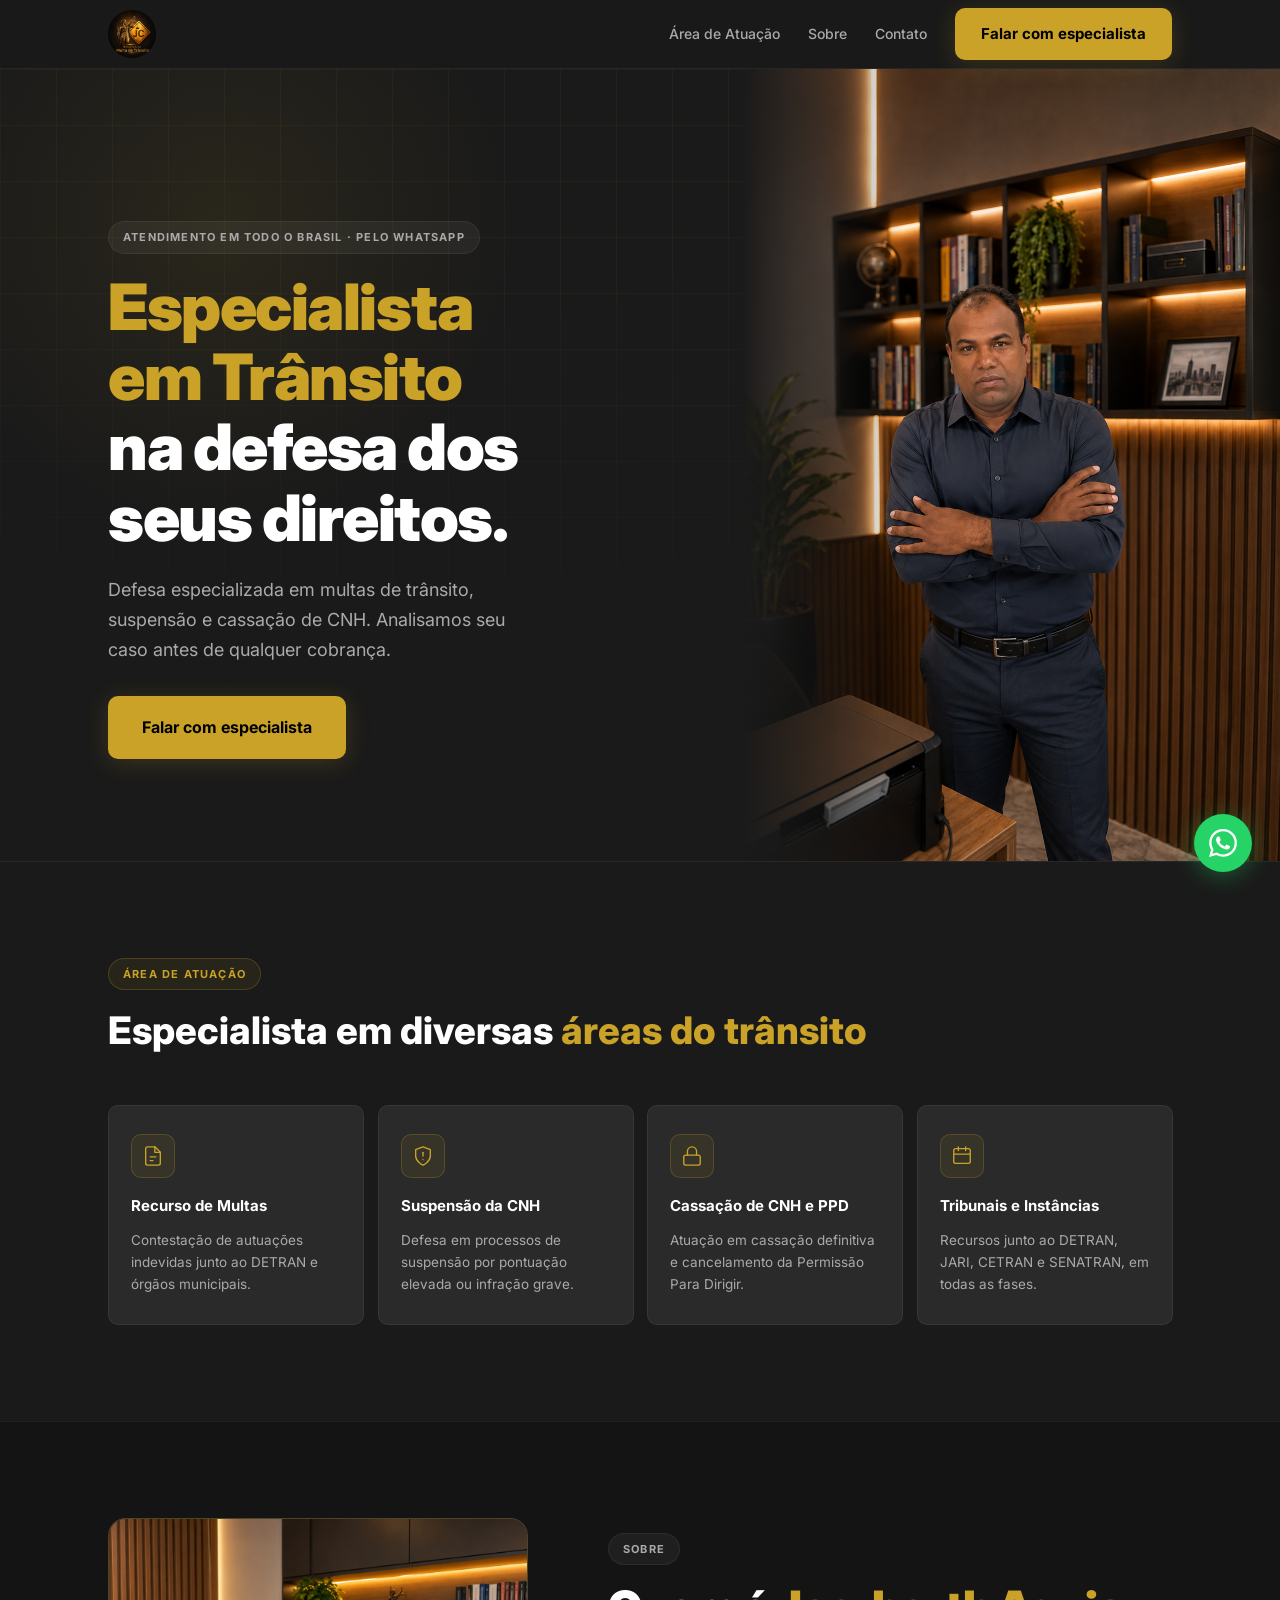
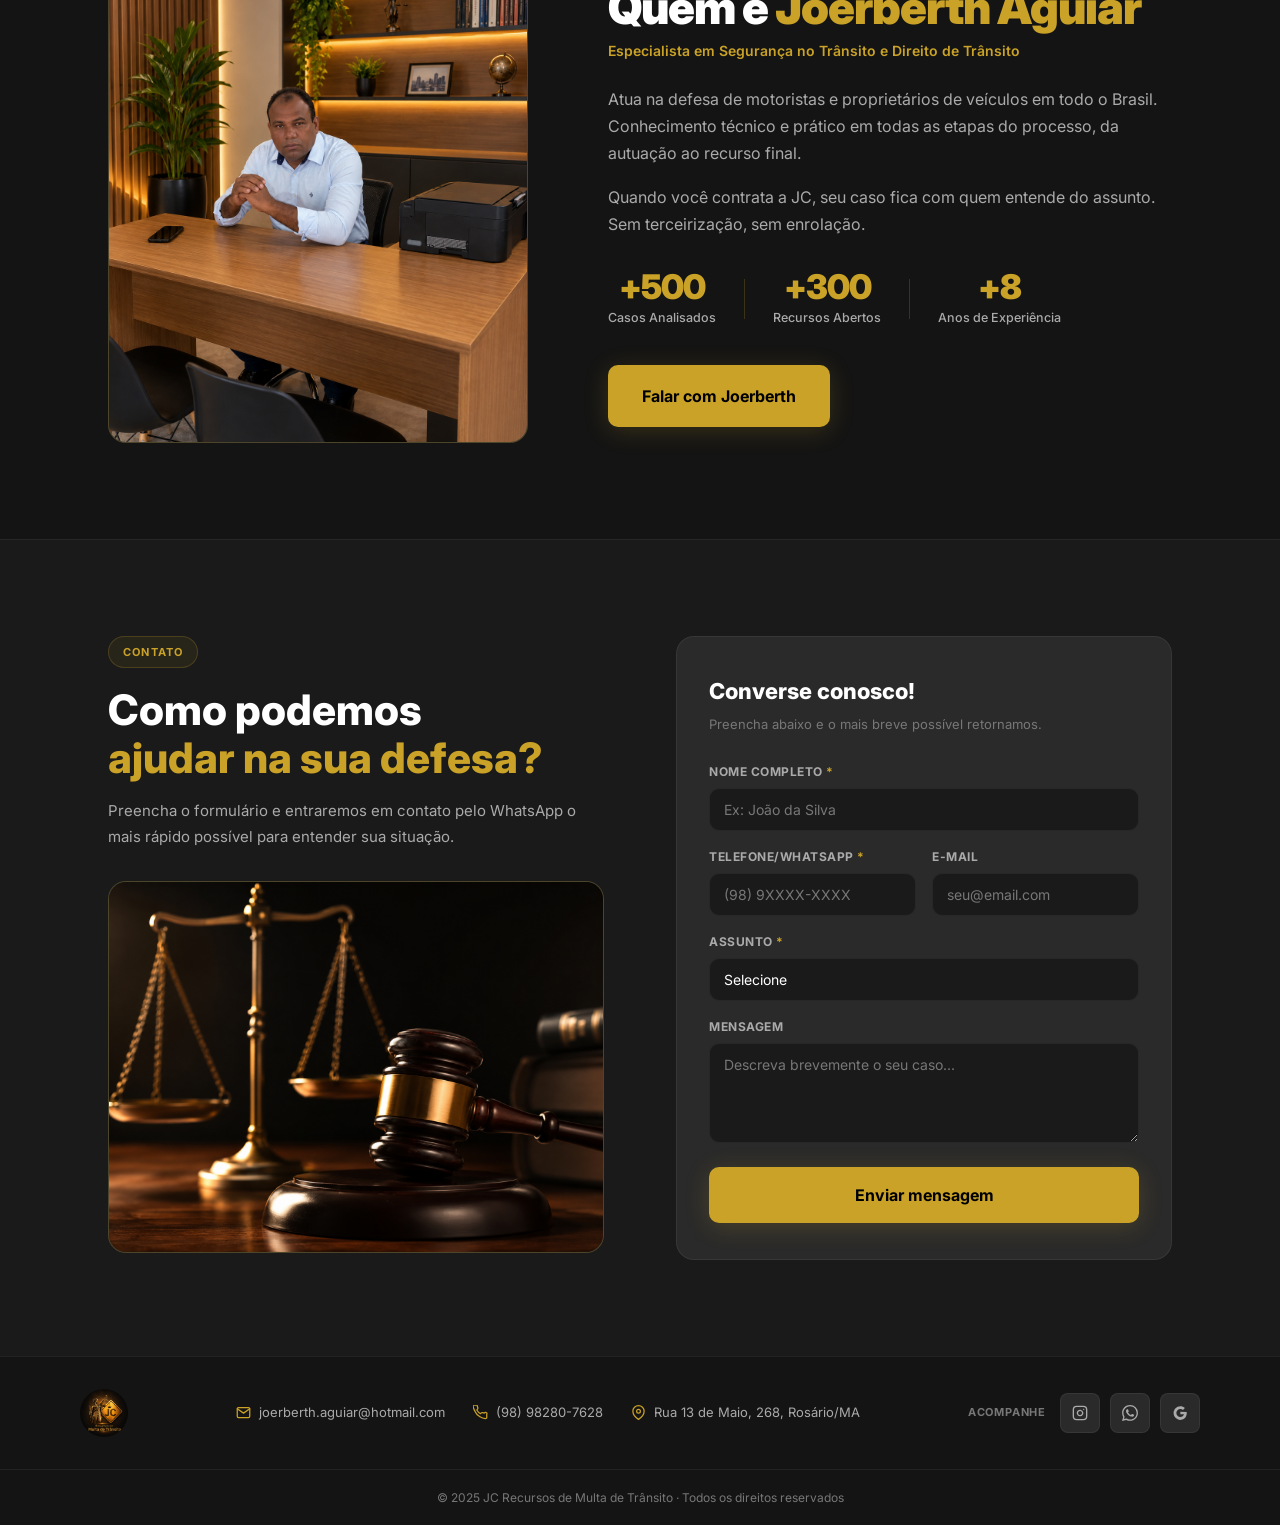
<file: site/index.html>
<!DOCTYPE html>
<html lang="pt-BR">
<head>
  <meta charset="UTF-8" />
  <meta name="viewport" content="width=device-width, initial-scale=1.0, maximum-scale=1.0, user-scalable=no" />
  <meta name="description" content="JC Recursos de Multa de Trânsito: Defesa especializada em multas, suspensão e cassação de CNH em todo o Brasil. Análise gratuita. Fale pelo WhatsApp." />
  <title>JC Recursos de Multa de Trânsito | Sua Solução em Trânsito</title>
  <link rel="preconnect" href="https://fonts.googleapis.com" />
  <link rel="preconnect" href="https://fonts.gstatic.com" crossorigin />
  <link href="https://fonts.googleapis.com/css2?family=Inter:wght@400;500;600;700;800;900&display=swap" rel="stylesheet" />
  <link rel="stylesheet" href="style.css" />
</head>
<body>

  <!-- FLOATING WHATSAPP -->
  <a href="https://wa.me/5598982807628" target="_blank" rel="noopener" class="whatsapp-float" aria-label="Falar pelo WhatsApp">
    <svg width="28" height="28" viewBox="0 0 24 24" fill="currentColor"><path d="M17.472 14.382c-.297-.149-1.758-.867-2.03-.967-.273-.099-.471-.148-.67.15-.197.297-.767.966-.94 1.164-.173.199-.347.223-.644.075-.297-.15-1.255-.463-2.39-1.475-.883-.788-1.48-1.761-1.653-2.059-.173-.297-.018-.458.13-.606.134-.133.298-.347.446-.52.149-.174.198-.298.298-.497.099-.198.05-.371-.025-.52-.075-.149-.669-1.612-.916-2.207-.242-.579-.487-.5-.669-.51-.173-.008-.371-.01-.57-.01-.198 0-.52.074-.792.372-.272.297-1.04 1.016-1.04 2.479 0 1.462 1.065 2.875 1.213 3.074.149.198 2.096 3.2 5.077 4.487.709.306 1.262.489 1.694.625.712.227 1.36.195 1.871.118.571-.085 1.758-.719 2.006-1.413.248-.694.248-1.289.173-1.413-.074-.124-.272-.198-.57-.347m-5.421 7.403h-.004a9.87 9.87 0 01-5.031-1.378l-.361-.214-3.741.982.998-3.648-.235-.374a9.86 9.86 0 01-1.51-5.26c.001-5.45 4.436-9.884 9.888-9.884 2.64 0 5.122 1.03 6.988 2.898a9.825 9.825 0 012.893 6.994c-.003 5.45-4.437 9.884-9.885 9.884m8.413-18.297A11.815 11.815 0 0012.05 0C5.495 0 .16 5.335.157 11.892c0 2.096.547 4.142 1.588 5.945L.057 24l6.305-1.654a11.882 11.882 0 005.683 1.448h.005c6.554 0 11.89-5.335 11.893-11.893a11.821 11.821 0 00-3.48-8.413z"/></svg>
  </a>

  <!-- HEADER -->
  <header class="header">
    <div class="container header__inner">
      <a href="#" class="logo" aria-label="JC Recursos de Multa de Trânsito">
        <img src="imagens/logo.png" alt="JC Recursos de Multa de Trânsito" class="logo__img" />
      </a>
      <nav class="nav">
        <a href="#areas" class="nav__link">Área de Atuação</a>
        <a href="#sobre" class="nav__link">Sobre</a>
        <a href="#contato" class="nav__link">Contato</a>
        <a href="https://wa.me/5598982807628" target="_blank" rel="noopener" class="btn btn--primary">Falar com especialista</a>
      </nav>
      <button class="nav-toggle" id="navToggle" aria-label="Abrir menu" aria-expanded="false" aria-controls="mobileNav">
        <svg class="nav-toggle__icon nav-toggle__icon--open" width="22" height="22" viewBox="0 0 24 24" fill="none" stroke="currentColor" stroke-width="2" stroke-linecap="round"><line x1="3" y1="6" x2="21" y2="6"/><line x1="3" y1="12" x2="21" y2="12"/><line x1="3" y1="18" x2="21" y2="18"/></svg>
        <svg class="nav-toggle__icon nav-toggle__icon--close" width="22" height="22" viewBox="0 0 24 24" fill="none" stroke="currentColor" stroke-width="2" stroke-linecap="round"><line x1="6" y1="6" x2="18" y2="18"/><line x1="18" y1="6" x2="6" y2="18"/></svg>
      </button>
    </div>
    <nav class="mobile-nav" id="mobileNav">
      <a href="#areas" class="mobile-nav__link">Área de Atuação</a>
      <a href="#sobre" class="mobile-nav__link">Sobre</a>
      <a href="#contato" class="mobile-nav__link">Contato</a>
      <a href="https://wa.me/5598982807628" target="_blank" rel="noopener" class="btn btn--primary mobile-nav__cta">Falar com especialista</a>
    </nav>
  </header>

  <!-- HERO -->
  <section class="hero" id="hero">
    <div class="hero__grid-bg" aria-hidden="true"></div>

    <!-- Foto do especialista (fundo do hero) -->
    <div class="hero__photo">
      <img src="imagens/hero-joerberth.png" alt="Joerberth Aguiar" class="hero__photo-img" />
    </div>

    <div class="container hero__inner">
      <div class="hero__content">
        <div class="pill hero-stagger hero-stagger--1">Atendimento em todo o Brasil · Pelo WhatsApp</div>
        <h1 class="hero__title hero-stagger hero-stagger--2">
          <span class="text-gold">Especialista em Trânsito</span><br />
          na defesa dos seus direitos.
        </h1>
        <p class="hero__subtitle hero-stagger hero-stagger--3">
          Defesa especializada em multas de trânsito, suspensão e cassação de CNH.
          Analisamos seu caso antes de qualquer cobrança.
        </p>
        <div class="hero__actions hero-stagger hero-stagger--4">
          <a href="https://wa.me/5598982807628" target="_blank" rel="noopener" class="btn btn--primary btn--lg">
            Falar com especialista
          </a>
        </div>
      </div>
    </div>
  </section>

  <!-- ÁREAS DE ATUAÇÃO -->
  <section class="section" id="areas">
    <div class="container">
      <div class="section__header reveal">
        <div class="pill pill--gold">Área de Atuação</div>
        <h2 class="section__title">Especialista em diversas <span class="text-gold">áreas do trânsito</span></h2>
      </div>

      <div class="grid grid--4">

        <div class="area-card tilt-card reveal">
          <div class="area-card__icon">
            <svg viewBox="0 0 24 24" fill="none" stroke="currentColor" stroke-width="1.5" stroke-linecap="round" stroke-linejoin="round"><path d="M14 2H6a2 2 0 00-2 2v16a2 2 0 002 2h12a2 2 0 002-2V8z"/><polyline points="14 2 14 8 20 8"/><line x1="9" y1="13" x2="15" y2="13"/><line x1="9" y1="17" x2="12" y2="17"/></svg>
          </div>
          <h3>Recurso de Multas</h3>
          <p>Contestação de autuações indevidas junto ao DETRAN e órgãos municipais.</p>
          <div class="card-glow" aria-hidden="true"></div>
        </div>

        <div class="area-card tilt-card reveal">
          <div class="area-card__icon">
            <svg viewBox="0 0 24 24" fill="none" stroke="currentColor" stroke-width="1.5" stroke-linecap="round" stroke-linejoin="round"><path d="M12 22s8-4 8-10V5l-8-3-8 3v7c0 6 8 10 8 10z"/><line x1="12" y1="8" x2="12" y2="12"/><line x1="12" y1="16" x2="12.01" y2="16"/></svg>
          </div>
          <h3>Suspensão da CNH</h3>
          <p>Defesa em processos de suspensão por pontuação elevada ou infração grave.</p>
          <div class="card-glow" aria-hidden="true"></div>
        </div>

        <div class="area-card tilt-card reveal">
          <div class="area-card__icon">
            <svg viewBox="0 0 24 24" fill="none" stroke="currentColor" stroke-width="1.5" stroke-linecap="round" stroke-linejoin="round"><rect x="3" y="11" width="18" height="11" rx="2" ry="2"/><path d="M7 11V7a5 5 0 0110 0v4"/></svg>
          </div>
          <h3>Cassação de CNH e PPD</h3>
          <p>Atuação em cassação definitiva e cancelamento da Permissão Para Dirigir.</p>
          <div class="card-glow" aria-hidden="true"></div>
        </div>

        <div class="area-card tilt-card reveal">
          <div class="area-card__icon">
            <svg viewBox="0 0 24 24" fill="none" stroke="currentColor" stroke-width="1.5" stroke-linecap="round" stroke-linejoin="round"><rect x="3" y="4" width="18" height="16" rx="2"/><path d="M3 10h18"/><path d="M8 2v4M16 2v4"/></svg>
          </div>
          <h3>Tribunais e Instâncias</h3>
          <p>Recursos junto ao DETRAN, JARI, CETRAN e SENATRAN, em todas as fases.</p>
          <div class="card-glow" aria-hidden="true"></div>
        </div>

      </div>
    </div>
  </section>

  <!-- QUEM É -->
  <section class="section section--dark" id="sobre">
    <div class="container sobre__grid">

      <div class="sobre__visual reveal">
        <div class="sobre__visual-main">
          <img src="imagens/sobre-joerberth.png" alt="Joerberth Aguiar em seu escritório" />
        </div>
      </div>

      <div class="sobre__content reveal reveal--delay">
        <div class="pill">Sobre</div>
        <h2 class="sobre__title">Quem é <span class="text-gold">Joerberth Aguiar</span></h2>
        <p class="sobre__role">Especialista em Segurança no Trânsito e Direito de Trânsito</p>
        <p class="sobre__text">
          Atua na defesa de motoristas e proprietários de veículos em todo o Brasil.
          Conhecimento técnico e prático em todas as etapas do processo, da autuação ao recurso final.
        </p>
        <p class="sobre__text">
          Quando você contrata a JC, seu caso fica com quem entende do assunto. Sem terceirização, sem enrolação.
        </p>

        <div class="sobre__stats">
          <div class="stat-item">
            <strong class="stat-num">+500</strong>
            <span class="stat-label">Casos Analisados</span>
          </div>
          <div class="stat-divider" aria-hidden="true"></div>
          <div class="stat-item">
            <strong class="stat-num">+300</strong>
            <span class="stat-label">Recursos Abertos</span>
          </div>
          <div class="stat-divider" aria-hidden="true"></div>
          <div class="stat-item">
            <strong class="stat-num">+8</strong>
            <span class="stat-label">Anos de Experiência</span>
          </div>
        </div>

        <a href="https://wa.me/5598982807628" target="_blank" rel="noopener" class="btn btn--primary btn--lg">
          Falar com Joerberth
        </a>
      </div>

    </div>
  </section>

  <!-- CONTATO -->
  <section class="section" id="contato">
    <div class="container contato__grid">

      <div class="contato__info reveal">
        <div class="pill pill--gold">Contato</div>
        <h2 class="contato__title">Como podemos<br /><span class="text-gold">ajudar na sua defesa?</span></h2>
        <p class="contato__desc">Preencha o formulário e entraremos em contato pelo WhatsApp o mais rápido possível para entender sua situação.</p>

        <div class="contato__visual">
          <img src="imagens/contato-visual.png" alt="Martelo e balança da justiça" />
        </div>
      </div>

      <div class="contato__form-wrap reveal reveal--delay">
        <form class="contato__form" id="contatoForm" novalidate>
          <h3 class="form__title">Converse conosco!</h3>
          <p class="form__sub">Preencha abaixo e o mais breve possível retornamos.</p>
          <div class="form__group">
            <label for="f-nome">Nome completo <span aria-hidden="true">*</span></label>
            <input type="text" id="f-nome" name="nome" placeholder="Ex: João da Silva" required />
          </div>
          <div class="form__row">
            <div class="form__group">
              <label for="f-tel">Telefone/WhatsApp <span aria-hidden="true">*</span></label>
              <input type="tel" id="f-tel" name="telefone" placeholder="(98) 9XXXX-XXXX" required />
            </div>
            <div class="form__group">
              <label for="f-email">E-mail</label>
              <input type="email" id="f-email" name="email" placeholder="seu@email.com" />
            </div>
          </div>
          <div class="form__group">
            <label for="f-assunto">Assunto <span aria-hidden="true">*</span></label>
            <select id="f-assunto" name="assunto" required>
              <option value="" disabled selected>Selecione</option>
              <option>Recurso de multa</option>
              <option>Suspensão da CNH</option>
              <option>Cassação da CNH</option>
              <option>Cancelamento da PPD</option>
              <option>Excesso de pontuação</option>
              <option>Consultoria</option>
            </select>
          </div>
          <div class="form__group">
            <label for="f-msg">Mensagem</label>
            <textarea id="f-msg" name="mensagem" rows="4" placeholder="Descreva brevemente o seu caso..."></textarea>
          </div>
          <button type="submit" class="btn btn--primary btn--lg form__btn">
            Enviar mensagem
          </button>
        </form>
      </div>

    </div>
  </section>

  <!-- FOOTER -->
  <footer class="footer">
    <div class="container footer__inner">
      <a href="#" class="logo" aria-label="JC Recursos de Multa de Trânsito">
        <img src="imagens/logo.png" alt="JC Recursos de Multa de Trânsito" class="logo__img" />
      </a>

      <ul class="footer__contatos">
        <li>
          <svg width="15" height="15" viewBox="0 0 24 24" fill="none" stroke="currentColor" stroke-width="2" stroke-linecap="round" stroke-linejoin="round"><path d="M4 4h16c1.1 0 2 .9 2 2v12c0 1.1-.9 2-2 2H4c-1.1 0-2-.9-2-2V6c0-1.1.9-2 2-2z"/><polyline points="22,6 12,13 2,6"/></svg>
          joerberth.aguiar@hotmail.com
        </li>
        <li>
          <svg width="15" height="15" viewBox="0 0 24 24" fill="none" stroke="currentColor" stroke-width="2" stroke-linecap="round" stroke-linejoin="round"><path d="M22 16.92v3a2 2 0 01-2.18 2 19.79 19.79 0 01-8.63-3.07A19.5 19.5 0 013.07 9.81a19.79 19.79 0 01-3.07-8.67A2 2 0 012 0h3a2 2 0 012 1.72c.127.96.361 1.903.7 2.81a2 2 0 01-.45 2.11L6.09 7.91a16 16 0 006 6l1.27-1.27a2 2 0 012.11-.45c.907.339 1.85.573 2.81.7A2 2 0 0122 14.92z"/></svg>
          (98) 98280-7628
        </li>
        <li>
          <svg width="15" height="15" viewBox="0 0 24 24" fill="none" stroke="currentColor" stroke-width="2" stroke-linecap="round" stroke-linejoin="round"><path d="M21 10c0 7-9 13-9 13s-9-6-9-13a9 9 0 0118 0z"/><circle cx="12" cy="10" r="3"/></svg>
          Rua 13 de Maio, 268, Rosário/MA
        </li>
      </ul>

      <div class="footer__social">
        <span class="footer__social-label">Acompanhe</span>
        <a href="#" aria-label="Instagram" class="footer__social-btn">
          <svg width="16" height="16" viewBox="0 0 24 24" fill="none" stroke="currentColor" stroke-width="2" stroke-linecap="round" stroke-linejoin="round"><rect x="2" y="2" width="20" height="20" rx="5"/><path d="M16 11.37A4 4 0 1112.63 8 4 4 0 0116 11.37z"/><line x1="17.5" y1="6.5" x2="17.51" y2="6.5"/></svg>
        </a>
        <a href="https://wa.me/5598982807628" target="_blank" rel="noopener" aria-label="WhatsApp" class="footer__social-btn">
          <svg width="16" height="16" viewBox="0 0 24 24" fill="currentColor"><path d="M17.472 14.382c-.297-.149-1.758-.867-2.03-.967-.273-.099-.471-.148-.67.15-.197.297-.767.966-.94 1.164-.173.199-.347.223-.644.075-.297-.15-1.255-.463-2.39-1.475-.883-.788-1.48-1.761-1.653-2.059-.173-.297-.018-.458.13-.606.134-.133.298-.347.446-.52.149-.174.198-.298.298-.497.099-.198.05-.371-.025-.52-.075-.149-.669-1.612-.916-2.207-.242-.579-.487-.5-.669-.51-.173-.008-.371-.01-.57-.01-.198 0-.52.074-.792.372-.272.297-1.04 1.016-1.04 2.479 0 1.462 1.065 2.875 1.213 3.074.149.198 2.096 3.2 5.077 4.487.709.306 1.262.489 1.694.625.712.227 1.36.195 1.871.118.571-.085 1.758-.719 2.006-1.413.248-.694.248-1.289.173-1.413-.074-.124-.272-.198-.57-.347m-5.421 7.403h-.004a9.87 9.87 0 01-5.031-1.378l-.361-.214-3.741.982.998-3.648-.235-.374a9.86 9.86 0 01-1.51-5.26c.001-5.45 4.436-9.884 9.888-9.884 2.64 0 5.122 1.03 6.988 2.898a9.825 9.825 0 012.893 6.994c-.003 5.45-4.437 9.884-9.885 9.884m8.413-18.297A11.815 11.815 0 0012.05 0C5.495 0 .16 5.335.157 11.892c0 2.096.547 4.142 1.588 5.945L.057 24l6.305-1.654a11.882 11.882 0 005.683 1.448h.005c6.554 0 11.89-5.335 11.893-11.893a11.821 11.821 0 00-3.48-8.413z"/></svg>
        </a>
        <a href="https://www.google.com/maps/search/?api=1&query=Rua+13+de+Maio%2C+268%2C+Ros%C3%A1rio%2C+MA" target="_blank" rel="noopener" aria-label="Google" class="footer__social-btn">
          <svg width="16" height="16" viewBox="0 0 24 24" fill="currentColor"><path d="M12.545,10.239v3.821h5.445c-0.712,2.315-2.647,3.972-5.445,3.972c-3.332,0-6.033-2.701-6.033-6.032s2.701-6.032,6.033-6.032c1.498,0,2.866,0.549,3.921,1.453l2.814-2.814C17.503,2.988,15.139,2,12.545,2C6.938,2,2.386,6.552,2.386,12.159c0,5.607,4.552,10.159,10.159,10.159c8.396,0,10.249-7.85,9.426-11.748L12.545,10.239z"/></svg>
        </a>
      </div>
    </div>
    <div class="footer__bottom">
      <div class="container">
        <p>&copy; 2025 JC Recursos de Multa de Trânsito &middot; Todos os direitos reservados</p>
      </div>
    </div>
  </footer>

  <script>
    /* ---- Smooth scroll ---- */
    document.querySelectorAll('a[href^="#"]').forEach(a => {
      a.addEventListener('click', e => {
        const t = document.querySelector(a.getAttribute('href'));
        if (t) { e.preventDefault(); t.scrollIntoView({ behavior: 'smooth' }); }
      });
    });

    /* ---- Header scroll ---- */
    const header = document.querySelector('.header');
    window.addEventListener('scroll', () => {
      header.classList.toggle('header--scrolled', scrollY > 20);
    }, { passive: true });

    /* ---- Menu mobile ---- */
    const navToggle = document.getElementById('navToggle');
    const mobileNav = document.getElementById('mobileNav');
    if (navToggle && mobileNav) {
      const closeMenu = () => {
        mobileNav.classList.remove('mobile-nav--open');
        navToggle.classList.remove('nav-toggle--open');
        navToggle.setAttribute('aria-expanded', 'false');
      };
      navToggle.addEventListener('click', () => {
        const willOpen = !mobileNav.classList.contains('mobile-nav--open');
        mobileNav.classList.toggle('mobile-nav--open', willOpen);
        navToggle.classList.toggle('nav-toggle--open', willOpen);
        navToggle.setAttribute('aria-expanded', String(willOpen));
      });
      mobileNav.querySelectorAll('a').forEach(a => a.addEventListener('click', closeMenu));
    }

    /* ---- WhatsApp flutuante: esconder perto do formulário/rodapé ---- */
    const waFloat = document.querySelector('.whatsapp-float');
    const waHideZone = document.getElementById('contato');
    if (waFloat && waHideZone) {
      const waObserver = new IntersectionObserver(entries => {
        entries.forEach(e => waFloat.classList.toggle('whatsapp-float--hidden', e.isIntersecting));
      }, { threshold: 0.15 });
      waObserver.observe(waHideZone);
    }

    /* ---- Card tilt + glow ---- */
    document.querySelectorAll('.tilt-card').forEach(card => {
      const glow = card.querySelector('.card-glow');

      card.addEventListener('mousemove', e => {
        const r = card.getBoundingClientRect();
        const x = (e.clientX - r.left) / r.width;
        const y = (e.clientY - r.top) / r.height;
        const rx = (x - 0.5) * 14;
        const ry = (y - 0.5) * 14;
        card.style.transform = `perspective(640px) rotateY(${rx}deg) rotateX(${-ry}deg) scale3d(1.02,1.02,1.02)`;
        if (glow) {
          glow.style.left = `${x * 100}%`;
          glow.style.top  = `${y * 100}%`;
          glow.style.opacity = '1';
        }
      });

      card.addEventListener('mouseleave', () => {
        card.style.transform = '';
        if (glow) glow.style.opacity = '0';
      });
    });

    /* ---- Formulário → WhatsApp ---- */
    document.getElementById('contatoForm').addEventListener('submit', function(e) {
      e.preventDefault();
      const nome     = this.nome.value.trim();
      const telefone = this.telefone.value.trim();
      const email    = this.email.value.trim();
      const assunto  = this.assunto.value;
      const mensagem = this.mensagem.value.trim();
      if (!nome || !telefone || !assunto) {
        alert('Preencha nome, telefone e assunto.');
        return;
      }
      const texto = `Olá! Meu nome é ${nome}.\n\nAssunto: ${assunto}\nTelefone: ${telefone}${email ? '\nE-mail: ' + email : ''}${mensagem ? '\n\n' + mensagem : ''}`;
      window.open(`https://wa.me/5598982807628?text=${encodeURIComponent(texto)}`, '_blank');
    });

    /* ---- Scroll reveal ---- */
    const observer = new IntersectionObserver(entries => {
      entries.forEach(e => {
        if (e.isIntersecting) {
          e.target.classList.add('reveal--visible');
          observer.unobserve(e.target);
        }
      });
    }, { threshold: 0.12 });
    document.querySelectorAll('.reveal').forEach(el => observer.observe(el));
  </script>

</body>
</html>
</file>
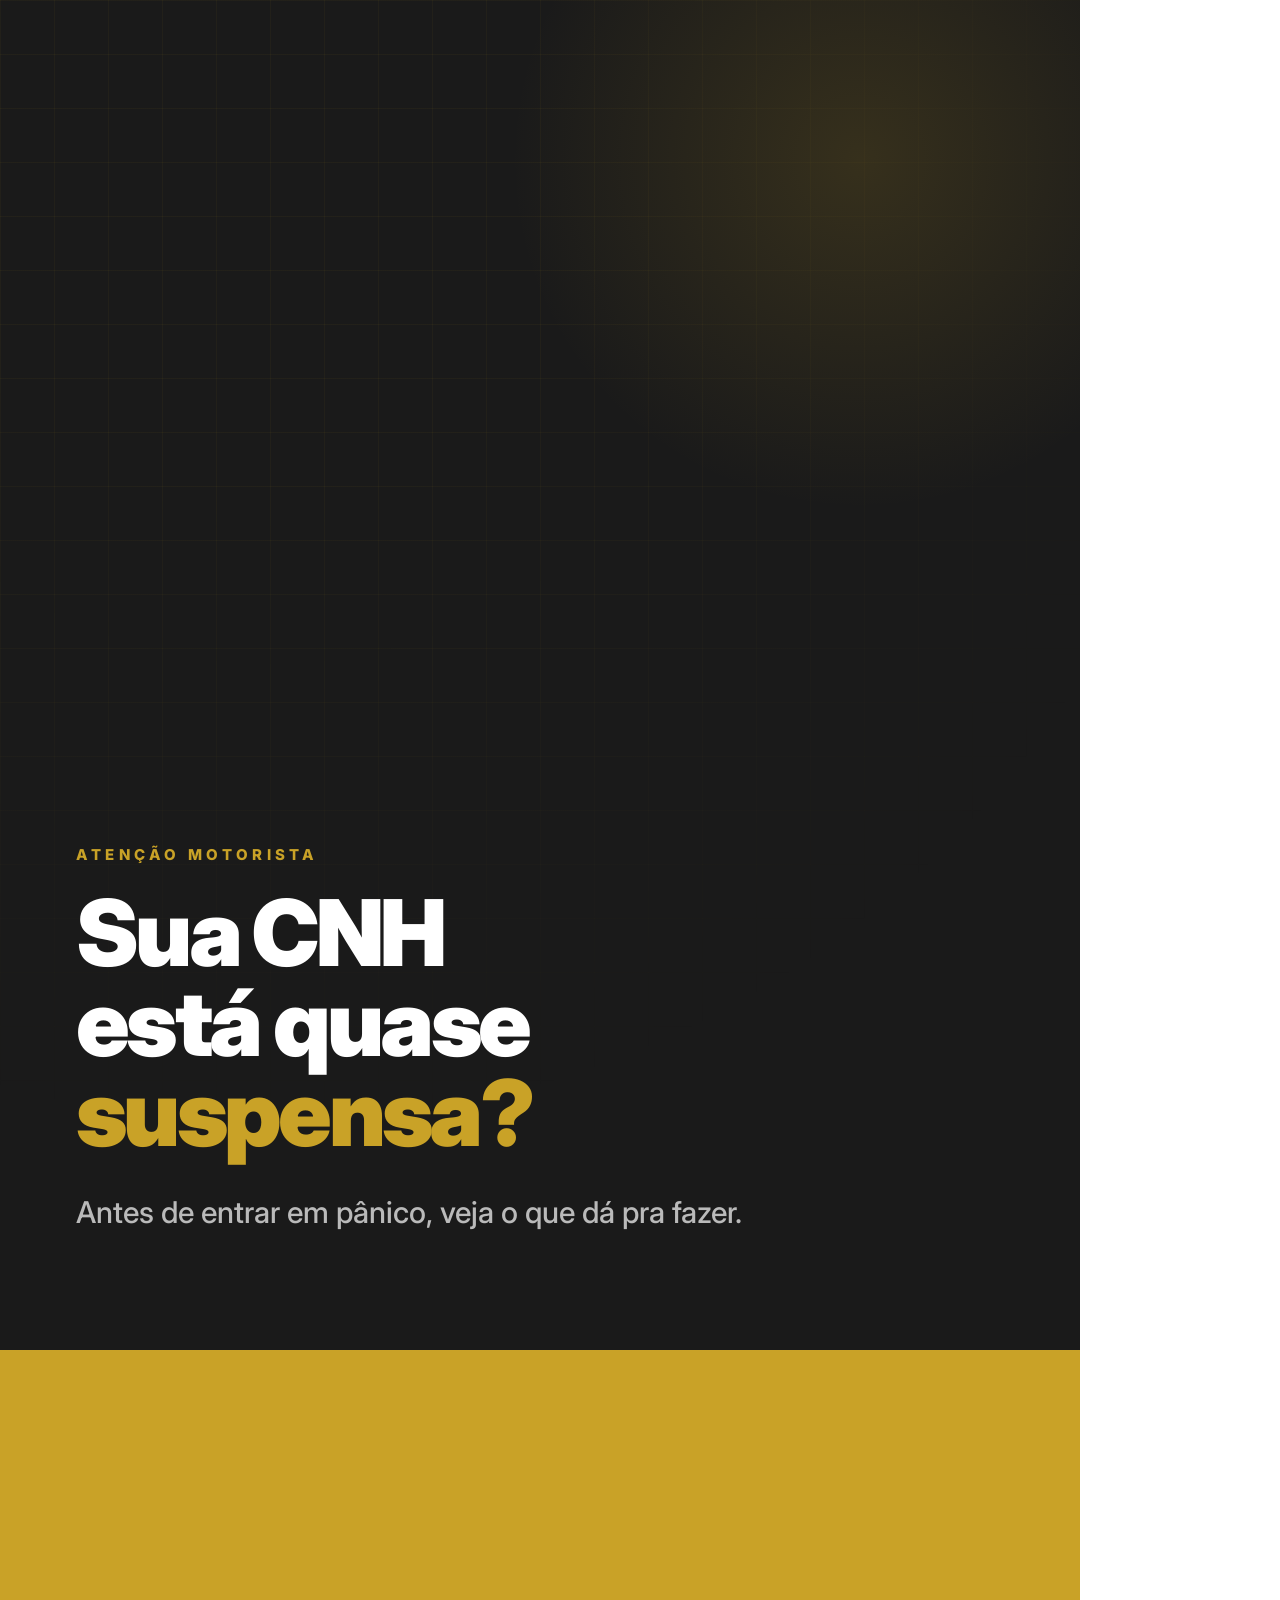
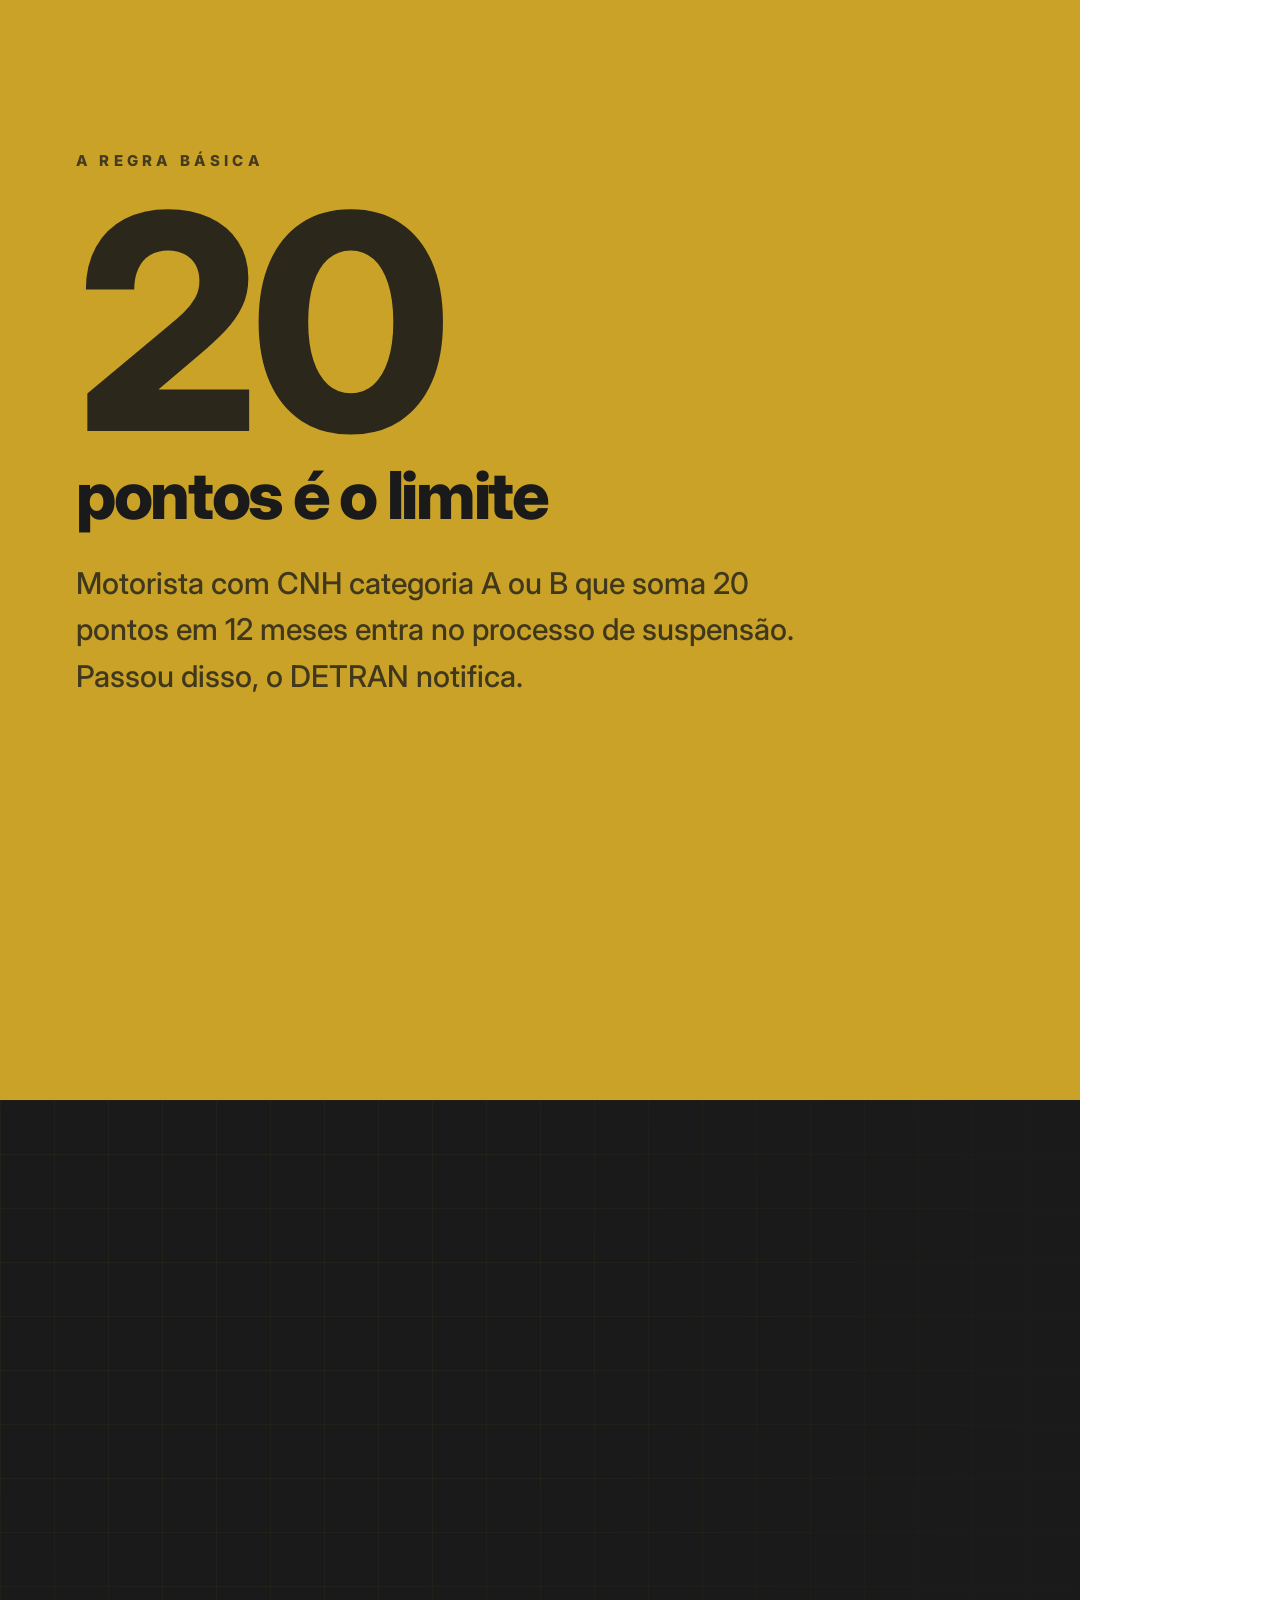
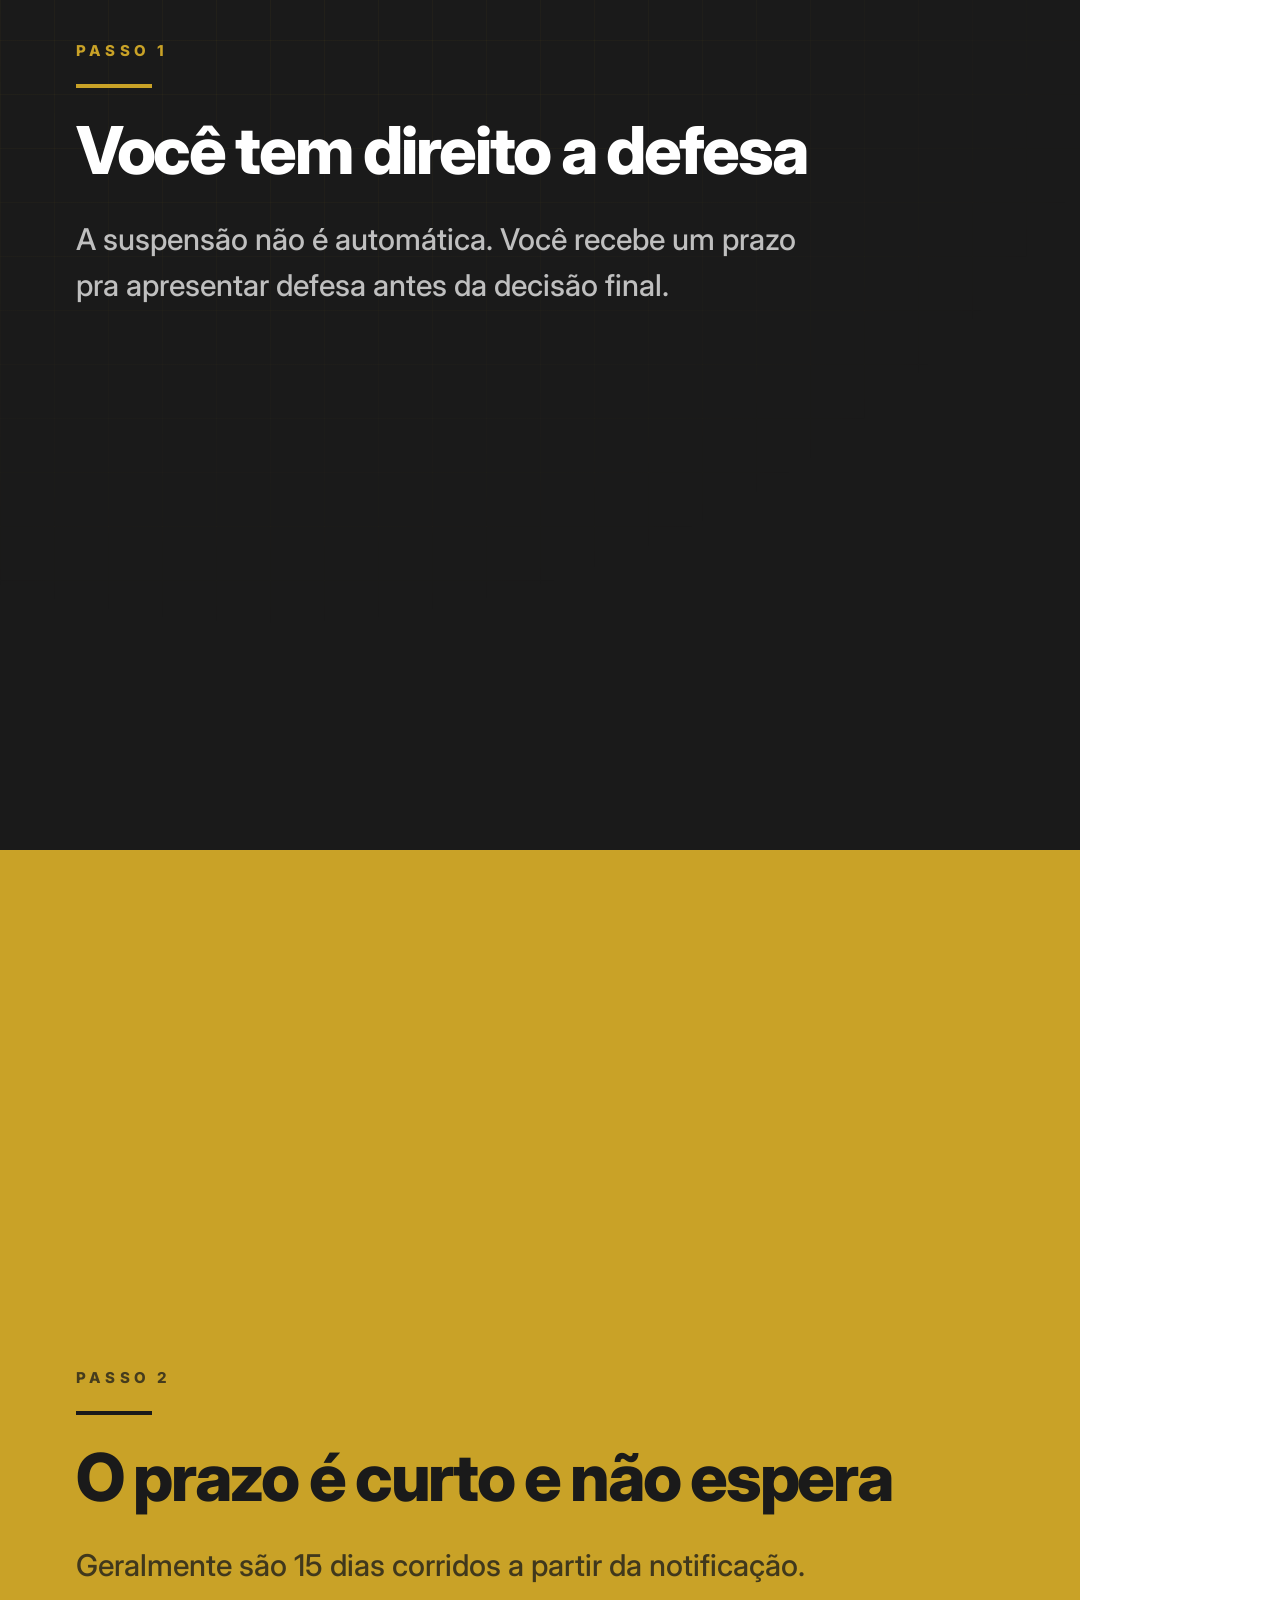
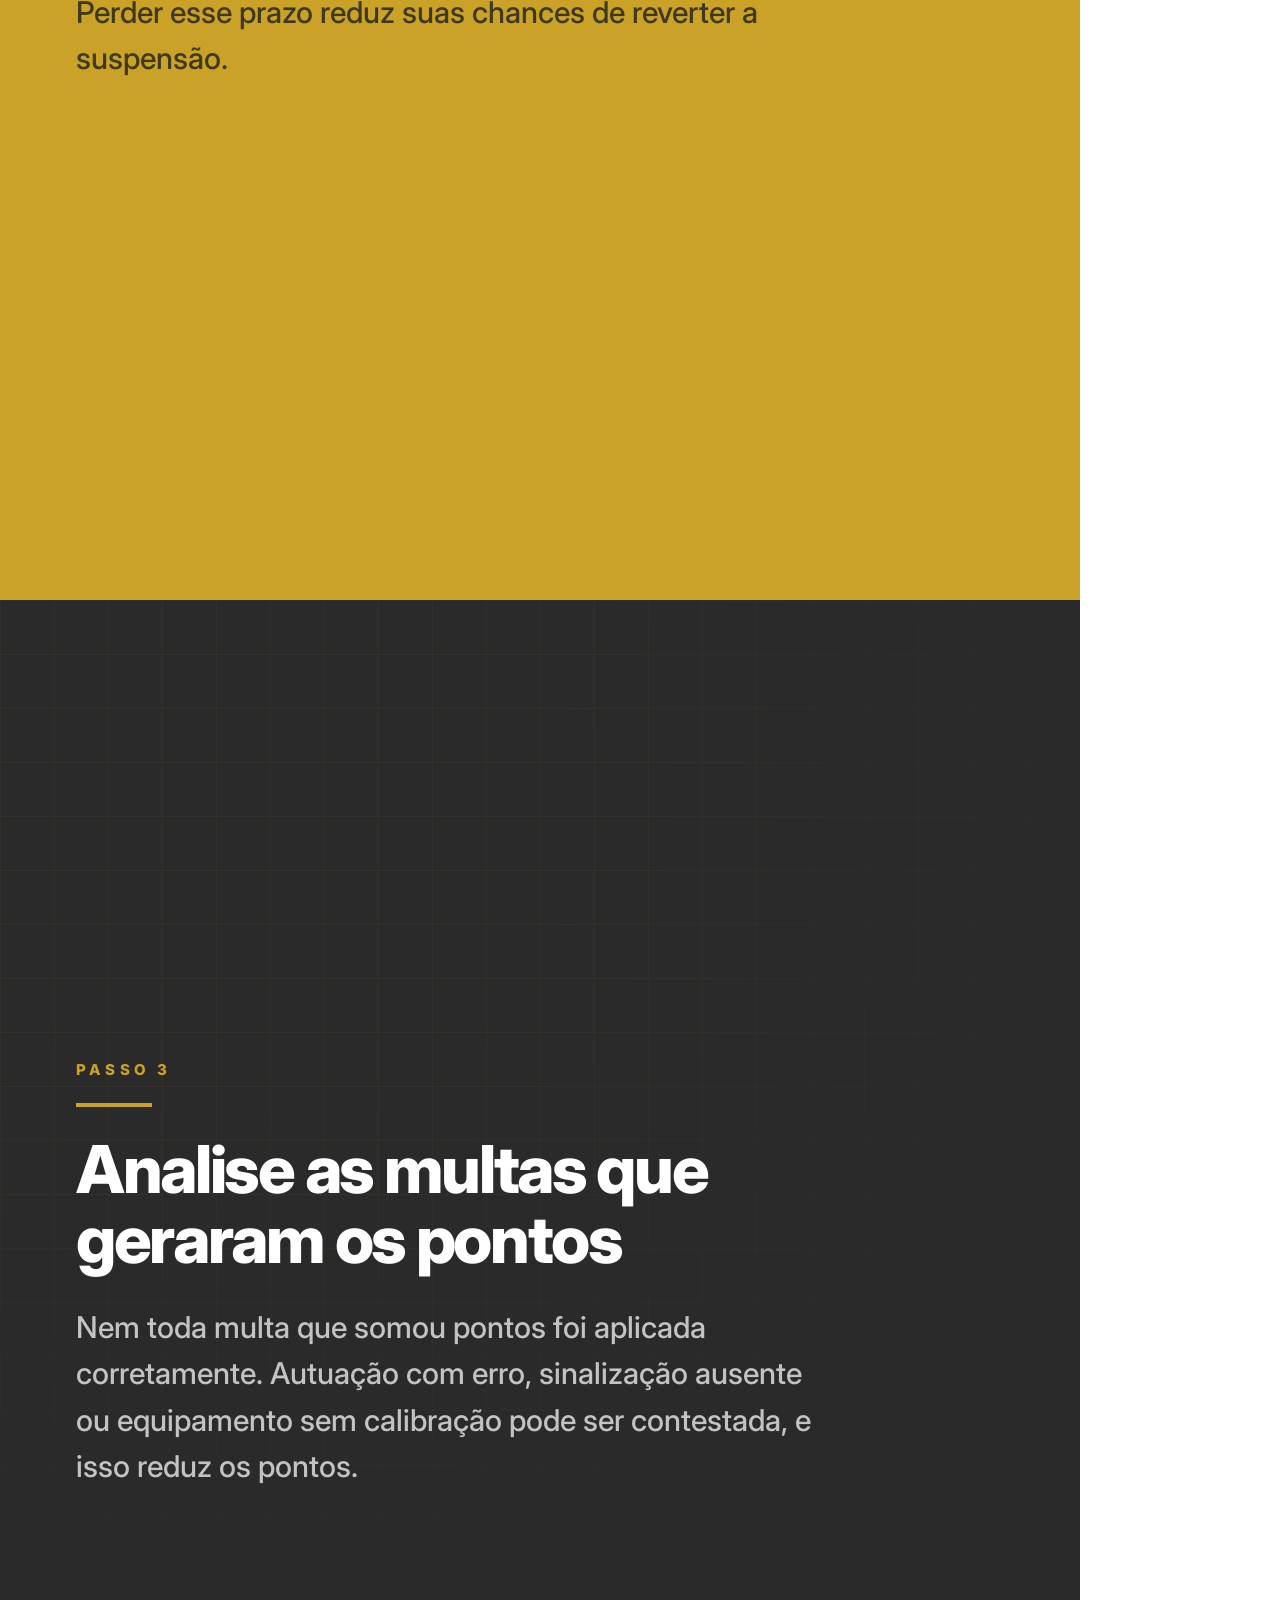
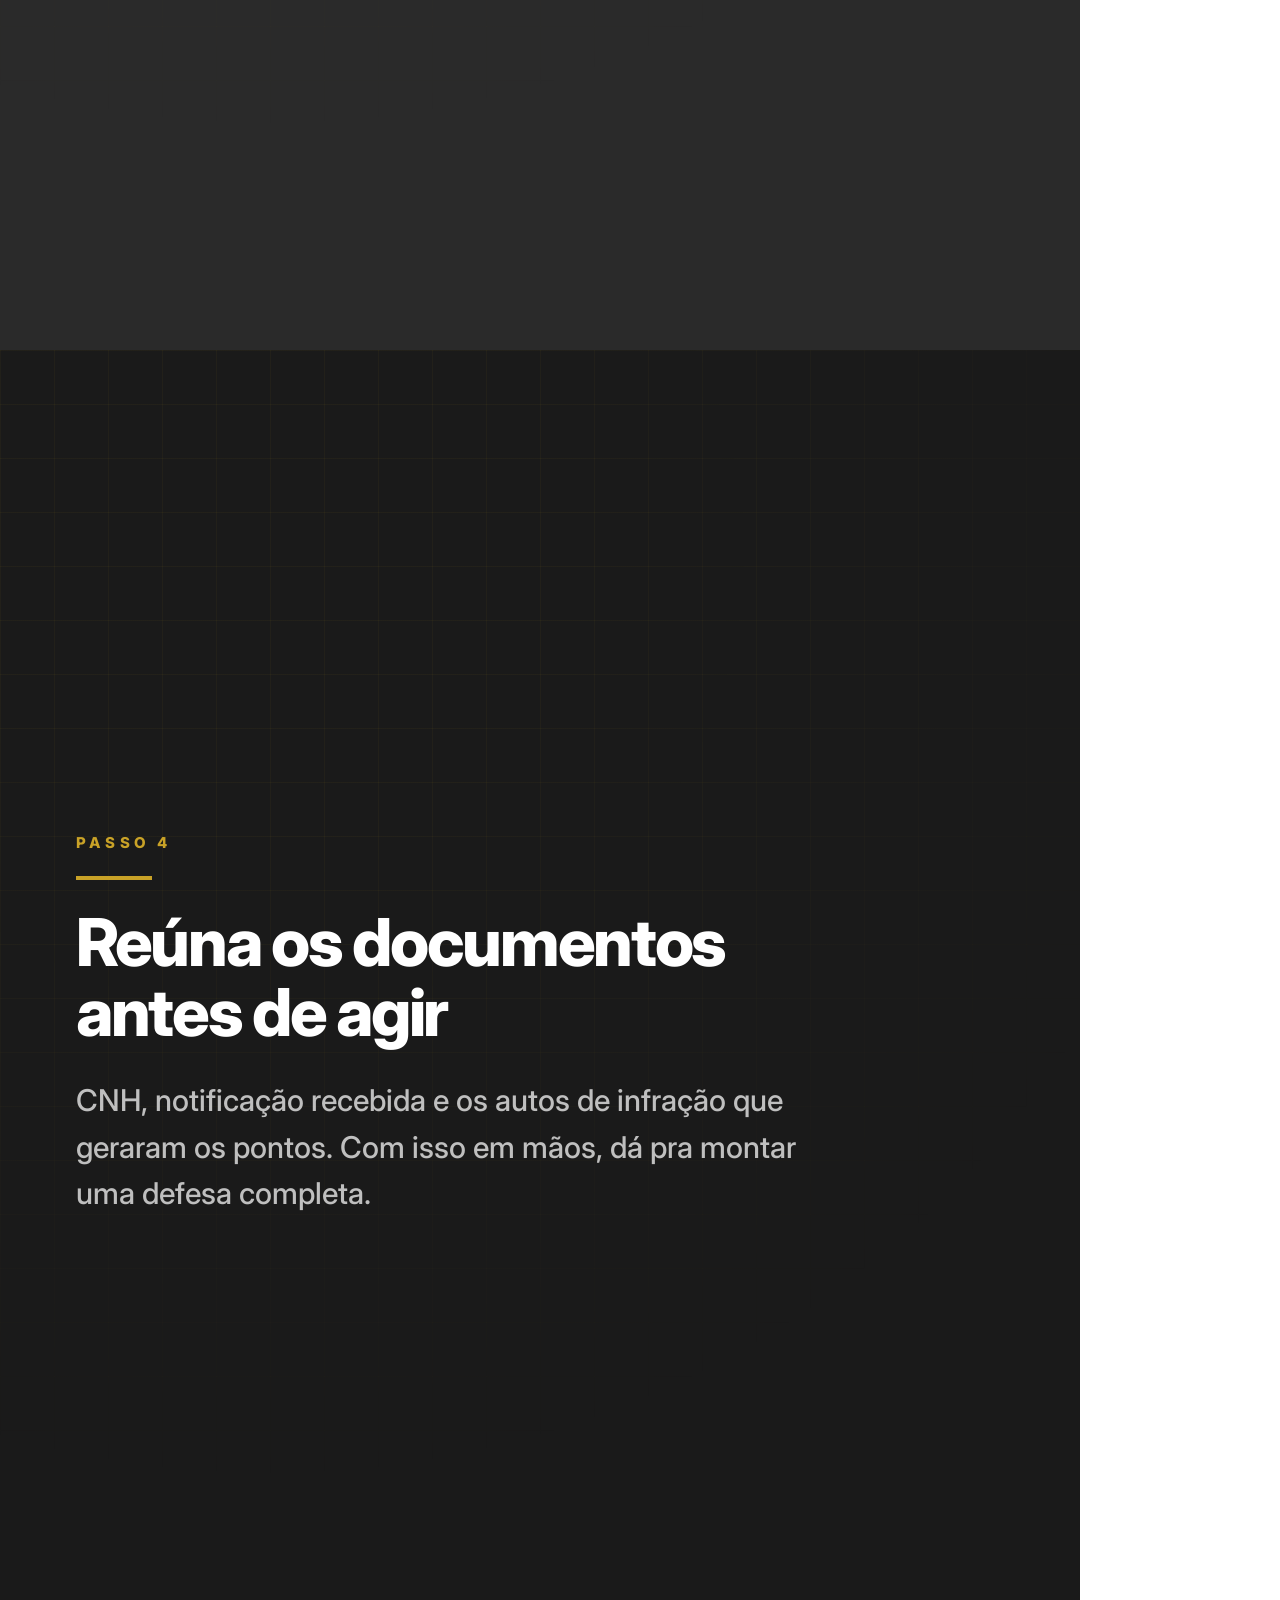
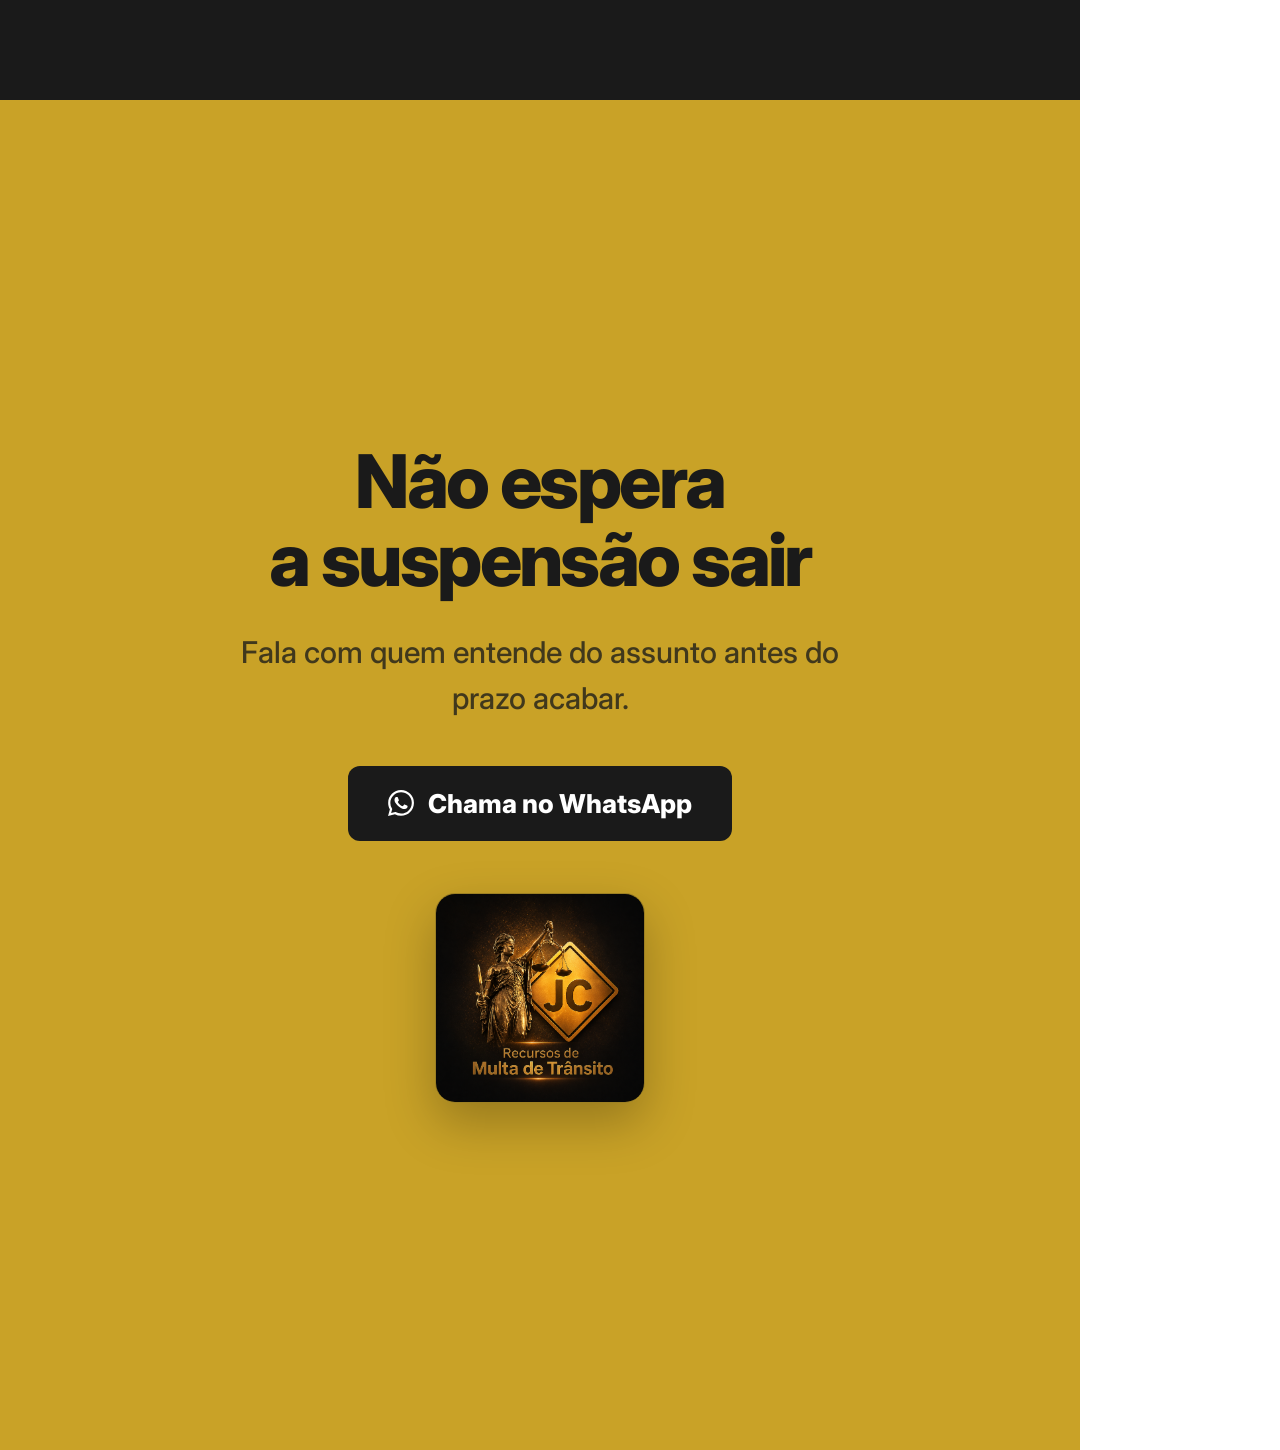
<file: marketing/conteudo/carrossel-cnh-suspensa-2026-07-14/carrossel.html>
<!DOCTYPE html>
<html lang="pt-BR">
<head>
<meta charset="UTF-8" />
<link rel="preconnect" href="https://fonts.googleapis.com" />
<link rel="preconnect" href="https://fonts.gstatic.com" crossorigin />
<link href="https://fonts.googleapis.com/css2?family=Inter:wght@400;500;600;700;800;900&display=swap" rel="stylesheet" />
<style>
  * { margin:0; padding:0; box-sizing:border-box; }
  body { font-family:'Inter',sans-serif; }

  :root {
    --gold: #C9A227;
    --dark: #1A1A1A;
    --dark-alt: #2A2A2A;
    --white: #FFFFFF;
  }

  .slide {
    width: 1080px;
    height: 1350px;
    position: relative;
    overflow: hidden;
    padding: 76px;
    display: flex;
    flex-direction: column;
  }

  .slide--dark     { background: var(--dark); color: var(--white); }
  .slide--dark-alt { background: var(--dark-alt); color: var(--white); }
  .slide--gold     { background: var(--gold); color: var(--dark); }

  /* grid texture sutil, igual ao site, só nas slides escuras */
  .slide--dark::before, .slide--dark-alt::before {
    content: '';
    position: absolute; inset: 0;
    background-image:
      linear-gradient(rgba(201,162,39,.05) 1px, transparent 1px),
      linear-gradient(90deg, rgba(201,162,39,.05) 1px, transparent 1px);
    background-size: 54px 54px;
    mask-image: radial-gradient(ellipse 90% 70% at 25% 15%, black 30%, transparent 100%);
    pointer-events: none;
  }

  /* eyebrow / kicker */
  .eyebrow {
    position: relative; z-index:1;
    font-size: 15px; font-weight: 800; letter-spacing: .28em; text-transform: uppercase;
    margin-bottom: 24px;
  }
  .slide--dark .eyebrow, .slide--dark-alt .eyebrow { color: var(--gold); }
  .slide--gold .eyebrow { color: var(--dark); opacity:.75; }

  /* régua */
  .regua { position:relative; z-index:1; width: 76px; height: 4px; margin: 22px 0 28px; }
  .slide--dark .regua, .slide--dark-alt .regua { background: var(--gold); }
  .slide--gold .regua { background: var(--dark); }

  /* título capa */
  .title {
    position: relative; z-index:1;
    font-size: 92px; font-weight: 900; line-height: .98; letter-spacing: -.04em;
    margin-bottom: 32px;
  }
  .subtitle {
    position: relative; z-index:1;
    font-size: 30px; font-weight: 500; line-height: 1.45; max-width: 720px;
  }
  .slide--dark .subtitle { color: rgba(255,255,255,.7); }

  /* h2 slides internos */
  .h2 {
    position: relative; z-index:1;
    font-size: 66px; font-weight: 800; line-height: 1.05; letter-spacing: -.035em;
    margin-bottom: 30px; max-width: 820px;
  }
  .body {
    position: relative; z-index:1;
    font-size: 30px; font-weight: 500; line-height: 1.55; max-width: 760px;
  }
  .slide--dark .body, .slide--dark-alt .body { color: rgba(255,255,255,.72); }
  .slide--gold .body { color: rgba(26,26,26,.78); }

  /* numeral gigante */
  .numeral {
    position: relative; z-index:1;
    font-size: 300px; font-weight: 800; line-height: .85; letter-spacing: -.03em;
    margin-bottom: 12px;
  }
  .slide--gold .numeral { color: var(--dark); opacity:.9; }
  .slide--dark .numeral, .slide--dark-alt .numeral { color: var(--gold); }

  .content { position:relative; z-index:1; margin-top:auto; margin-bottom: 40px; }
  .content--center { margin-top: auto; margin-bottom: auto; }

  /* capa: fundo sólido com glow, sem foto por enquanto */
  .capa-glow {
    position:absolute; top:-220px; right:-160px; width:760px; height:760px;
    background: radial-gradient(circle, rgba(201,162,39,.16) 0%, transparent 65%);
    pointer-events:none;
  }

  /* CTA final */
  .cta-final { display:flex; flex-direction:column; align-items:center; justify-content:center; height:100%; position:relative; z-index:1; text-align:center; }
  .cta-final .h2 { font-size: 74px; max-width: 100%; }
  .cta-final .body { max-width: 620px; }
  .cta-btn {
    margin-top: 44px;
    display:inline-flex; align-items:center; gap:14px;
    background: var(--dark); color: var(--white);
    padding: 22px 40px; border-radius: 12px;
    font-size: 26px; font-weight: 800;
  }
  .cta-signature { margin-top: 52px; }
  .cta-signature__logo {
    width: 210px; height: 210px;
    object-fit: cover;
    border-radius: 20px;
    border: 1px solid rgba(26,26,26,.25);
    box-shadow: 0 20px 50px rgba(0,0,0,.25);
  }
</style>
</head>
<body>

  <!-- SLIDE 1 — CAPA (sólida, sem foto por enquanto) -->
  <div class="slide slide--dark">
    <div class="capa-glow" aria-hidden="true"></div>
    <div class="content">
      <div class="eyebrow">Atenção motorista</div>
      <div class="title">Sua CNH<br />está quase<br /><span style="color:var(--gold)">suspensa?</span></div>
      <div class="subtitle">Antes de entrar em pânico, veja o que dá pra fazer.</div>
    </div>
  </div>

  <!-- SLIDE 2 — NÚMERO -->
  <div class="slide slide--gold">
    <div class="content content--center">
      <div class="eyebrow">A regra básica</div>
      <div class="numeral">20</div>
      <div class="h2">pontos é o limite</div>
      <div class="body">Motorista com CNH categoria A ou B que soma 20 pontos em 12 meses entra no processo de suspensão. Passou disso, o DETRAN notifica.</div>
    </div>
  </div>

  <!-- SLIDE 3 — SOLO passo 1 -->
  <div class="slide slide--dark">
    <div class="content content--center">
      <div class="eyebrow">Passo 1</div>
      <div class="regua"></div>
      <div class="h2">Você tem direito a defesa</div>
      <div class="body">A suspensão não é automática. Você recebe um prazo pra apresentar defesa antes da decisão final.</div>
    </div>
  </div>

  <!-- SLIDE 4 — SOLO passo 2 -->
  <div class="slide slide--gold">
    <div class="content content--center">
      <div class="eyebrow">Passo 2</div>
      <div class="regua"></div>
      <div class="h2">O prazo é curto e não espera</div>
      <div class="body">Geralmente são 15 dias corridos a partir da notificação. Perder esse prazo reduz suas chances de reverter a suspensão.</div>
    </div>
  </div>

  <!-- SLIDE 5 — DUO passo 3 -->
  <div class="slide slide--dark-alt">
    <div class="content content--center">
      <div class="eyebrow">Passo 3</div>
      <div class="regua"></div>
      <div class="h2">Analise as multas que geraram os pontos</div>
      <div class="body">Nem toda multa que somou pontos foi aplicada corretamente. Autuação com erro, sinalização ausente ou equipamento sem calibração pode ser contestada, e isso reduz os pontos.</div>
    </div>
  </div>

  <!-- SLIDE 6 — SOLO passo 4 -->
  <div class="slide slide--dark">
    <div class="content content--center">
      <div class="eyebrow">Passo 4</div>
      <div class="regua"></div>
      <div class="h2">Reúna os documentos antes de agir</div>
      <div class="body">CNH, notificação recebida e os autos de infração que geraram os pontos. Com isso em mãos, dá pra montar uma defesa completa.</div>
    </div>
  </div>

  <!-- SLIDE 7 — CTA FINAL -->
  <div class="slide slide--gold">
    <div class="cta-final">
      <div class="h2">Não espera<br />a suspensão sair</div>
      <div class="body" style="max-width:620px;">Fala com quem entende do assunto antes do prazo acabar.</div>
      <div class="cta-btn">
        <svg width="26" height="26" viewBox="0 0 24 24" fill="currentColor"><path d="M17.472 14.382c-.297-.149-1.758-.867-2.03-.967-.273-.099-.471-.148-.67.15-.197.297-.767.966-.94 1.164-.173.199-.347.223-.644.075-.297-.15-1.255-.463-2.39-1.475-.883-.788-1.48-1.761-1.653-2.059-.173-.297-.018-.458.13-.606.134-.133.298-.347.446-.52.149-.174.198-.298.298-.497.099-.198.05-.371-.025-.52-.075-.149-.669-1.612-.916-2.207-.242-.579-.487-.5-.669-.51-.173-.008-.371-.01-.57-.01-.198 0-.52.074-.792.372-.272.297-1.04 1.016-1.04 2.479 0 1.462 1.065 2.875 1.213 3.074.149.198 2.096 3.2 5.077 4.487.709.306 1.262.489 1.694.625.712.227 1.36.195 1.871.118.571-.085 1.758-.719 2.006-1.413.248-.694.248-1.289.173-1.413-.074-.124-.272-.198-.57-.347m-5.421 7.403h-.004a9.87 9.87 0 01-5.031-1.378l-.361-.214-3.741.982.998-3.648-.235-.374a9.86 9.86 0 01-1.51-5.26c.001-5.45 4.436-9.884 9.888-9.884 2.64 0 5.122 1.03 6.988 2.898a9.825 9.825 0 012.893 6.994c-.003 5.45-4.437 9.884-9.885 9.884m8.413-18.297A11.815 11.815 0 0012.05 0C5.495 0 .16 5.335.157 11.892c0 2.096.547 4.142 1.588 5.945L.057 24l6.305-1.654a11.882 11.882 0 005.683 1.448h.005c6.554 0 11.89-5.335 11.893-11.893a11.821 11.821 0 00-3.48-8.413z"/></svg>
        Chama no WhatsApp
      </div>
      <div class="cta-signature"><img src="logo.png" alt="JC Recursos de Multa de Trânsito" class="cta-signature__logo" /></div>
    </div>
  </div>

</body>
</html>
</file>
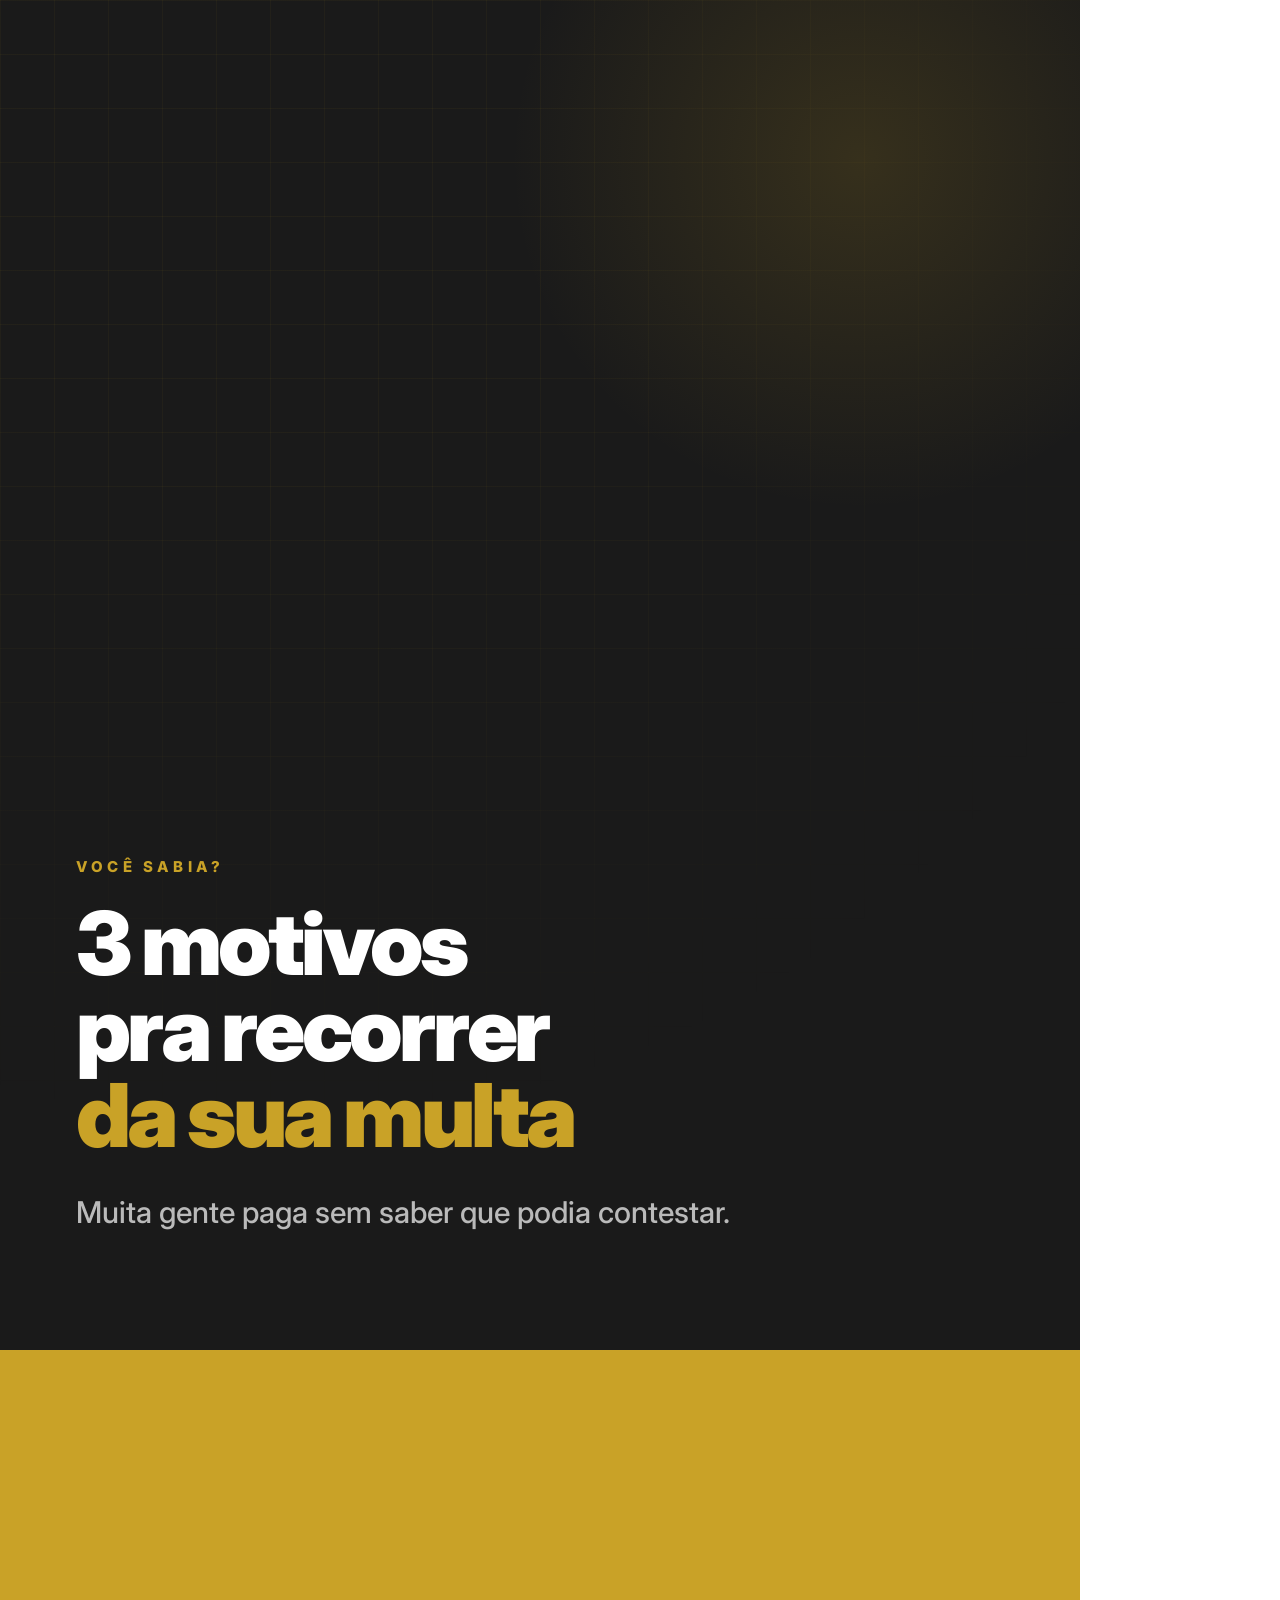
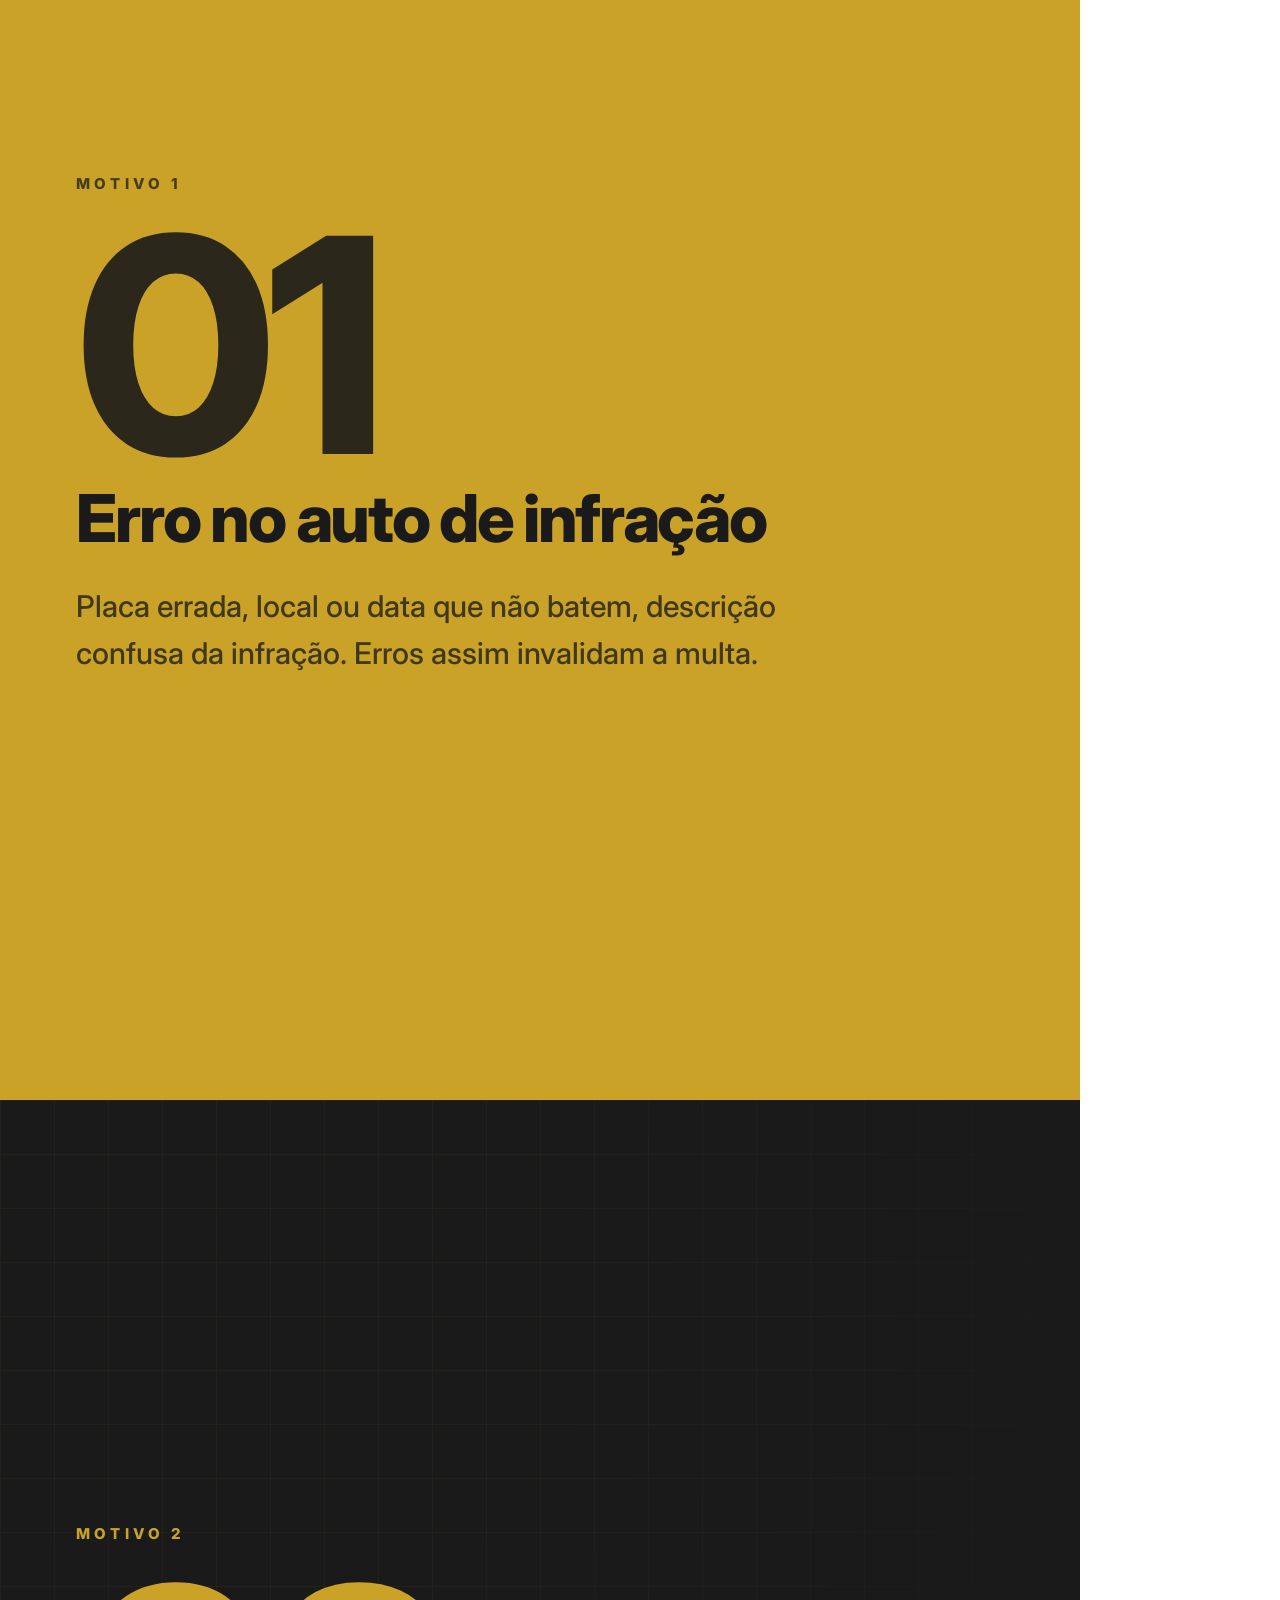
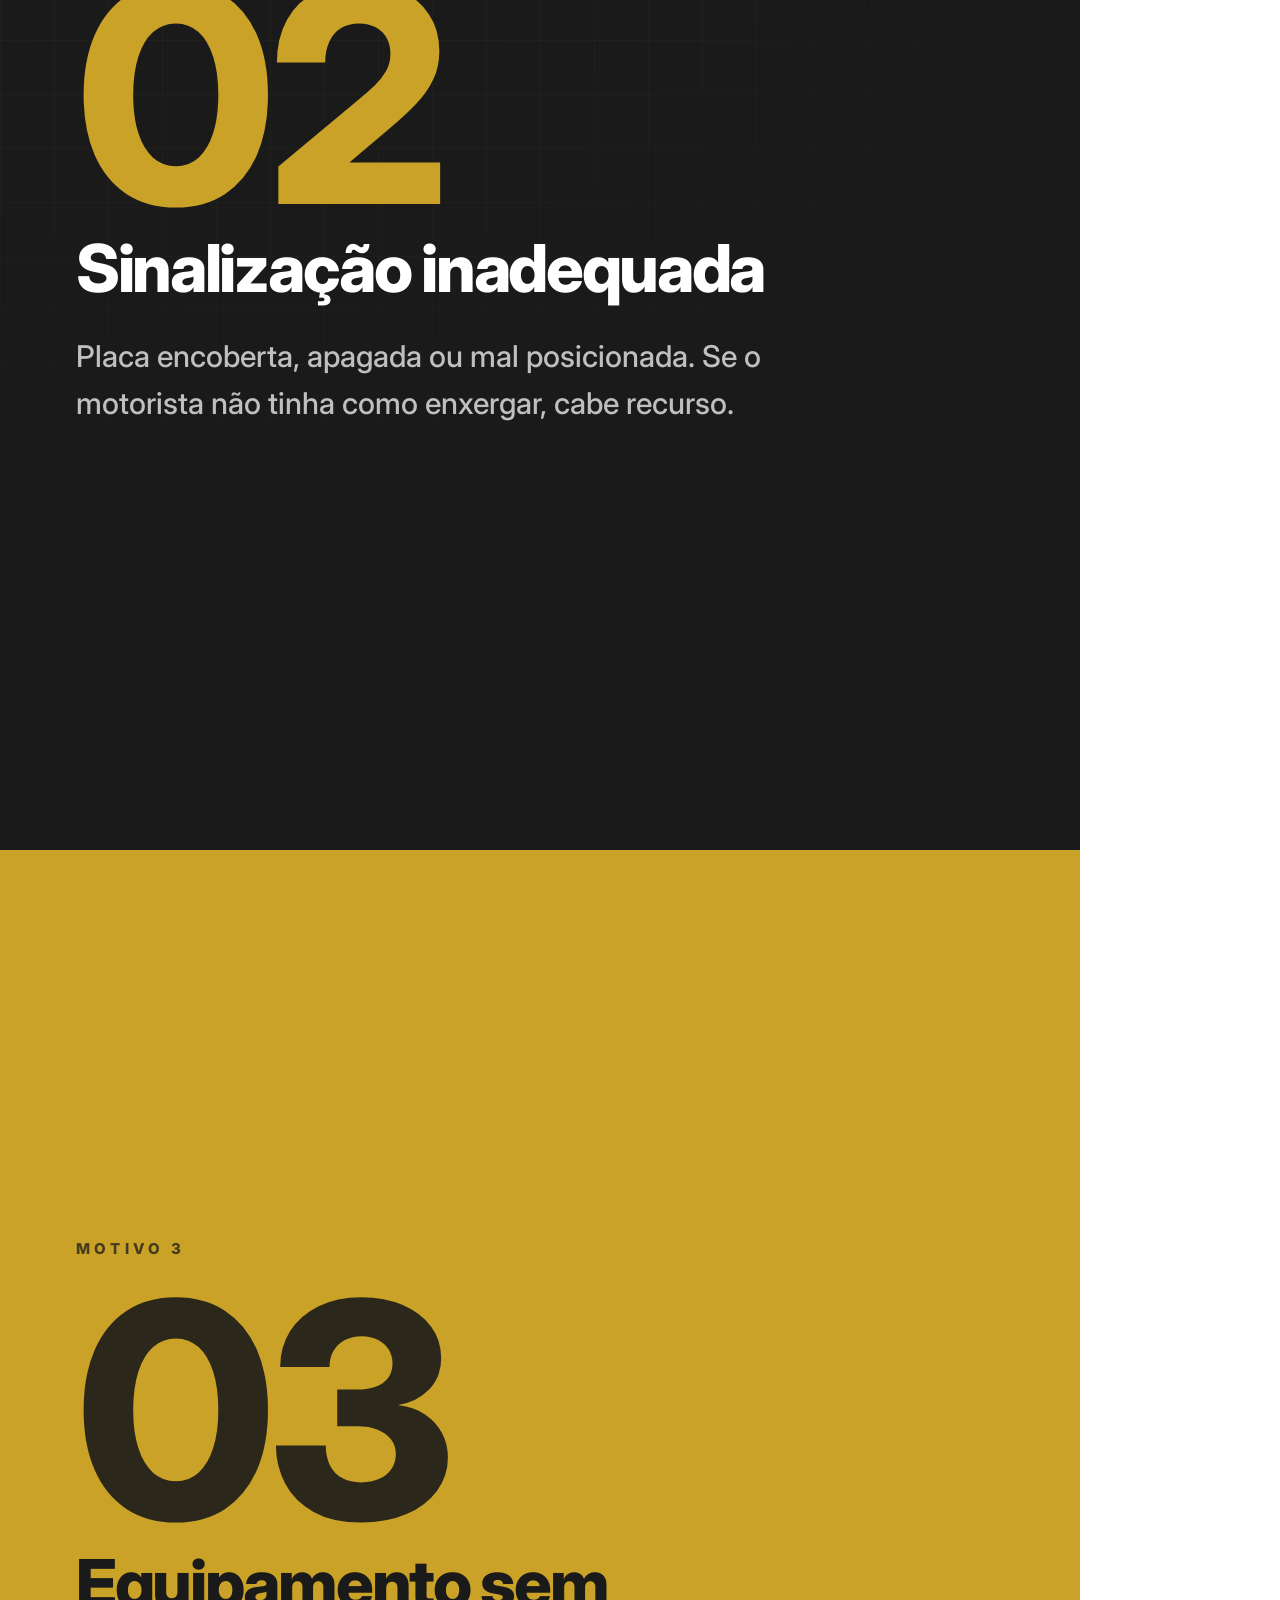
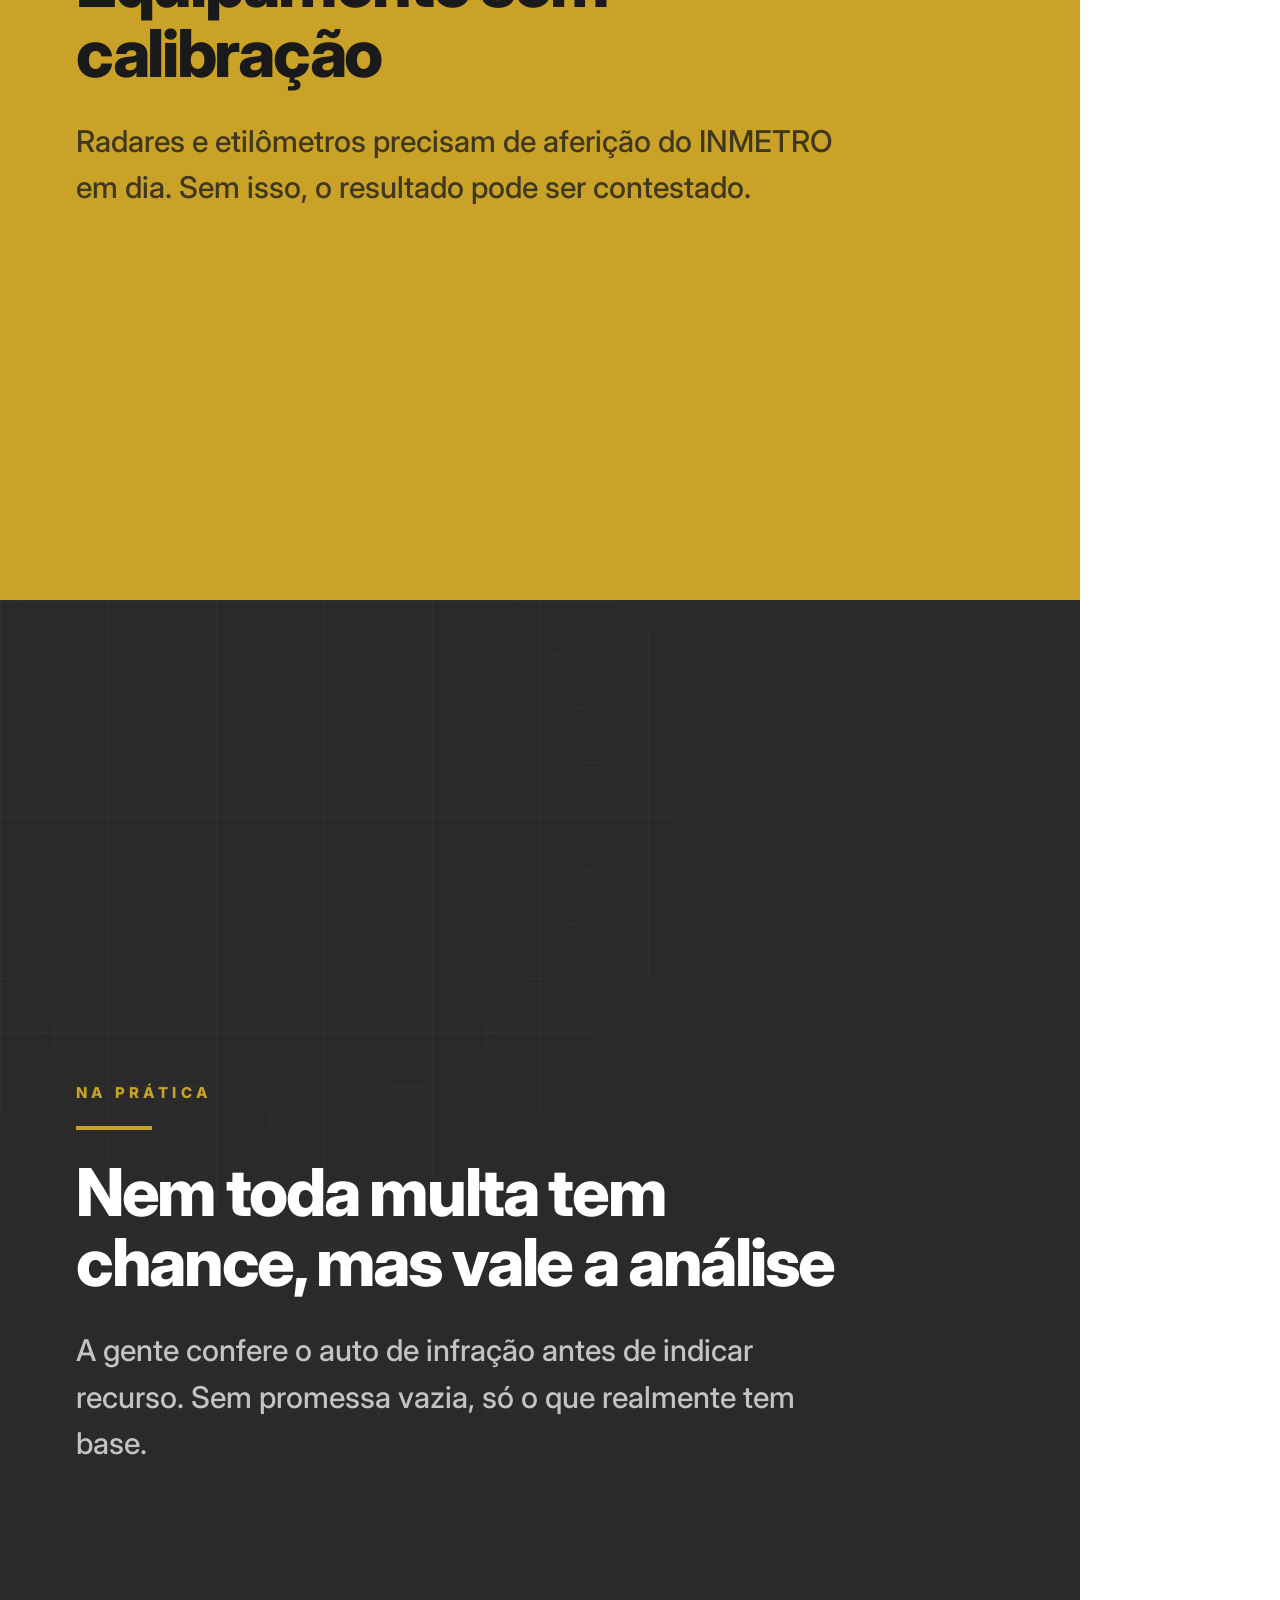
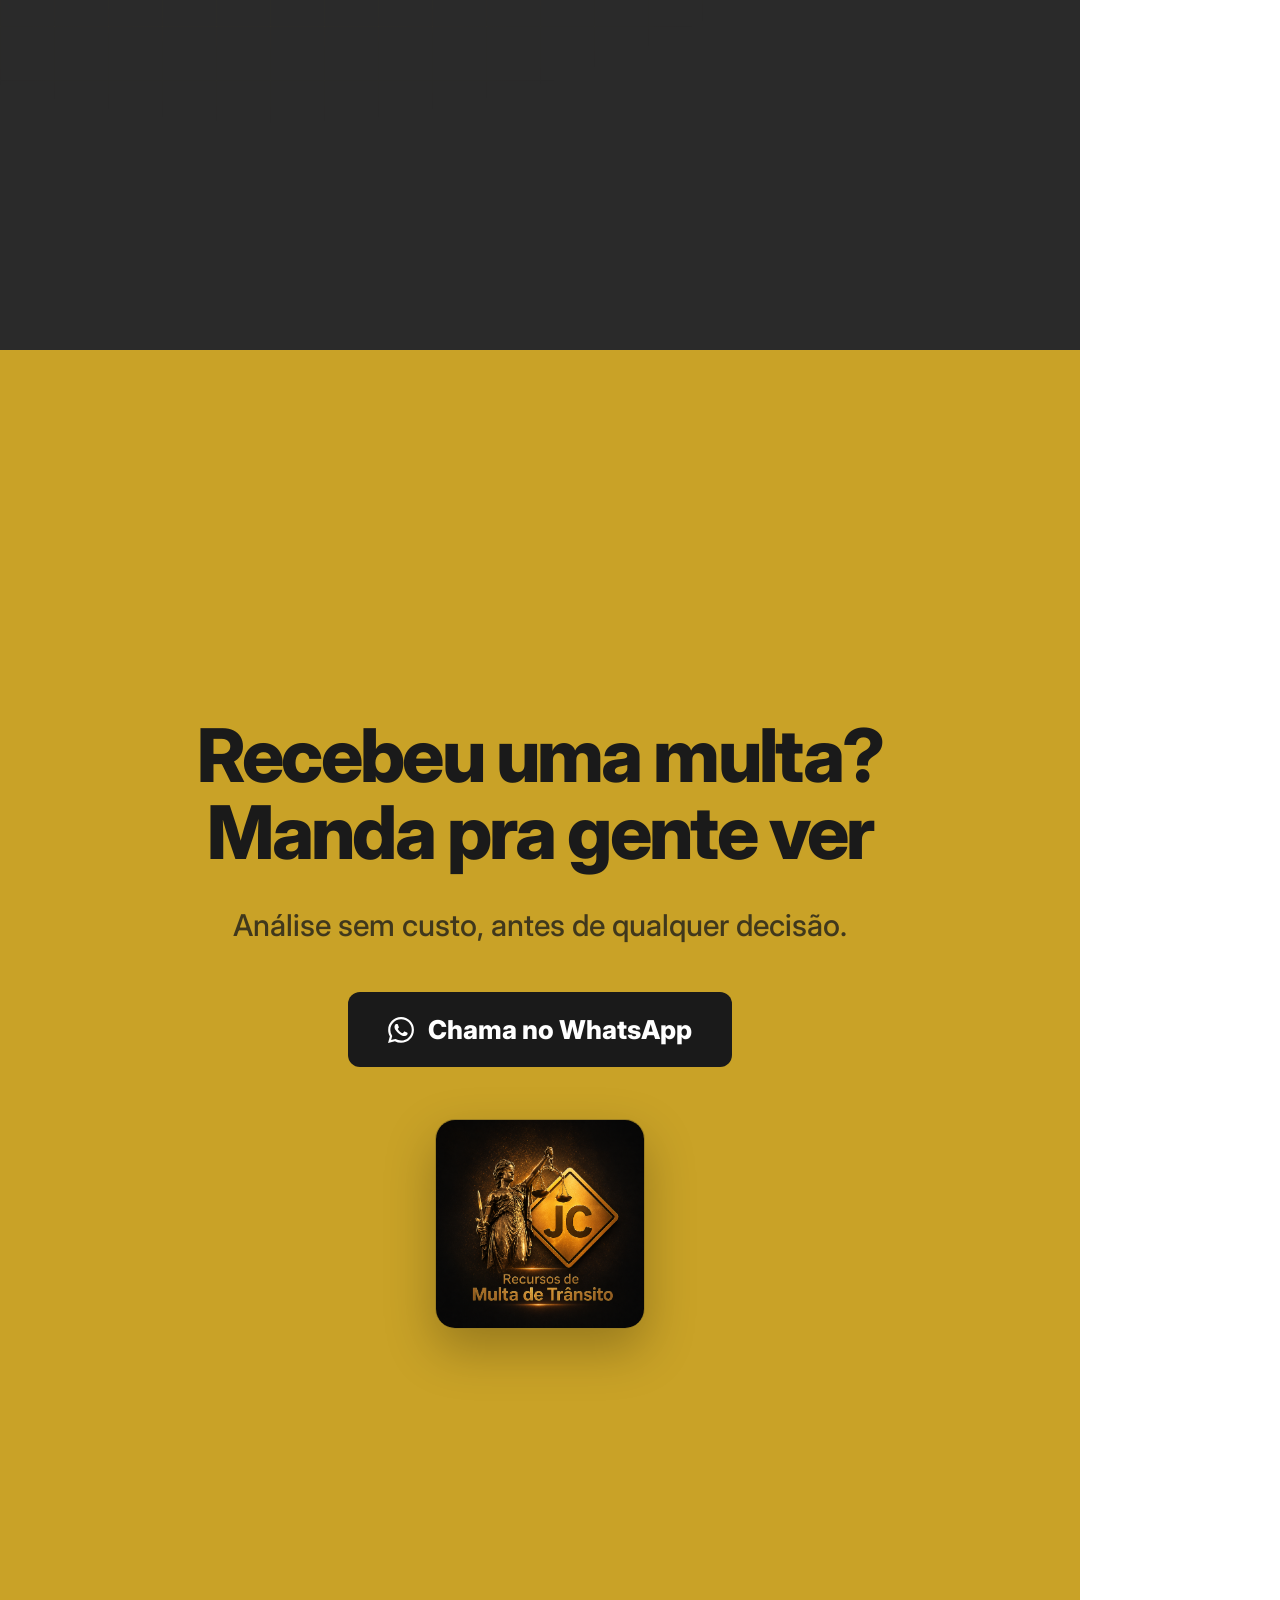
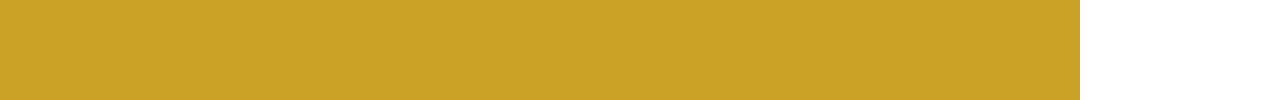
<file: marketing/conteudo/carrossel-motivos-multa-2026-07-14/carrossel.html>
<!DOCTYPE html>
<html lang="pt-BR">
<head>
<meta charset="UTF-8" />
<link rel="preconnect" href="https://fonts.googleapis.com" />
<link rel="preconnect" href="https://fonts.gstatic.com" crossorigin />
<link href="https://fonts.googleapis.com/css2?family=Inter:wght@400;500;600;700;800;900&display=swap" rel="stylesheet" />
<style>
  * { margin:0; padding:0; box-sizing:border-box; }
  body { font-family:'Inter',sans-serif; }

  :root {
    --gold: #C9A227;
    --dark: #1A1A1A;
    --dark-alt: #2A2A2A;
    --white: #FFFFFF;
  }

  .slide {
    width: 1080px;
    height: 1350px;
    position: relative;
    overflow: hidden;
    padding: 76px;
    display: flex;
    flex-direction: column;
  }

  .slide--dark     { background: var(--dark); color: var(--white); }
  .slide--dark-alt { background: var(--dark-alt); color: var(--white); }
  .slide--gold     { background: var(--gold); color: var(--dark); }

  .slide--dark::before, .slide--dark-alt::before {
    content: '';
    position: absolute; inset: 0;
    background-image:
      linear-gradient(rgba(201,162,39,.05) 1px, transparent 1px),
      linear-gradient(90deg, rgba(201,162,39,.05) 1px, transparent 1px);
    background-size: 54px 54px;
    mask-image: radial-gradient(ellipse 90% 70% at 25% 15%, black 30%, transparent 100%);
    pointer-events: none;
  }

  .eyebrow {
    position: relative; z-index:1;
    font-size: 15px; font-weight: 800; letter-spacing: .28em; text-transform: uppercase;
    margin-bottom: 24px;
  }
  .slide--dark .eyebrow, .slide--dark-alt .eyebrow { color: var(--gold); }
  .slide--gold .eyebrow { color: var(--dark); opacity:.75; }

  .regua { position:relative; z-index:1; width: 76px; height: 4px; margin: 22px 0 28px; }
  .slide--dark .regua, .slide--dark-alt .regua { background: var(--gold); }
  .slide--gold .regua { background: var(--dark); }

  .title {
    position: relative; z-index:1;
    font-size: 88px; font-weight: 900; line-height: .98; letter-spacing: -.04em;
    margin-bottom: 32px;
  }
  .subtitle {
    position: relative; z-index:1;
    font-size: 30px; font-weight: 500; line-height: 1.45; max-width: 720px;
  }
  .slide--dark .subtitle { color: rgba(255,255,255,.7); }

  .h2 {
    position: relative; z-index:1;
    font-size: 66px; font-weight: 800; line-height: 1.05; letter-spacing: -.035em;
    margin-bottom: 30px; max-width: 820px;
  }
  .body {
    position: relative; z-index:1;
    font-size: 30px; font-weight: 500; line-height: 1.55; max-width: 760px;
  }
  .slide--dark .body, .slide--dark-alt .body { color: rgba(255,255,255,.72); }
  .slide--gold .body { color: rgba(26,26,26,.78); }

  .numeral {
    position: relative; z-index:1;
    font-size: 300px; font-weight: 800; line-height: .85; letter-spacing: -.03em;
    margin-bottom: 12px;
  }
  .slide--gold .numeral { color: var(--dark); opacity:.9; }
  .slide--dark .numeral, .slide--dark-alt .numeral { color: var(--gold); }

  .content { position:relative; z-index:1; margin-top:auto; margin-bottom: 40px; }
  .content--center { margin-top: auto; margin-bottom: auto; }

  .capa-glow {
    position:absolute; top:-220px; right:-160px; width:760px; height:760px;
    background: radial-gradient(circle, rgba(201,162,39,.16) 0%, transparent 65%);
    pointer-events:none;
  }

  .cta-final { display:flex; flex-direction:column; align-items:center; justify-content:center; height:100%; position:relative; z-index:1; text-align:center; }
  .cta-final .h2 { font-size: 74px; max-width: 100%; }
  .cta-final .body { max-width: 620px; }
  .cta-btn {
    margin-top: 44px;
    display:inline-flex; align-items:center; gap:14px;
    background: var(--dark); color: var(--white);
    padding: 22px 40px; border-radius: 12px;
    font-size: 26px; font-weight: 800;
  }
  .cta-signature { margin-top: 52px; }
  .cta-signature__logo {
    width: 210px; height: 210px;
    object-fit: cover;
    border-radius: 20px;
    border: 1px solid rgba(26,26,26,.25);
    box-shadow: 0 20px 50px rgba(0,0,0,.25);
  }
</style>
</head>
<body>

  <!-- SLIDE 1 — CAPA (sólida, sem foto por enquanto) -->
  <div class="slide slide--dark">
    <div class="capa-glow" aria-hidden="true"></div>
    <div class="content">
      <div class="eyebrow">Você sabia?</div>
      <div class="title">3 motivos<br />pra recorrer<br /><span style="color:var(--gold)">da sua multa</span></div>
      <div class="subtitle">Muita gente paga sem saber que podia contestar.</div>
    </div>
  </div>

  <!-- SLIDE 2 — NÚMERO 01 -->
  <div class="slide slide--gold">
    <div class="content content--center">
      <div class="eyebrow">Motivo 1</div>
      <div class="numeral">01</div>
      <div class="h2">Erro no auto de infração</div>
      <div class="body">Placa errada, local ou data que não batem, descrição confusa da infração. Erros assim invalidam a multa.</div>
    </div>
  </div>

  <!-- SLIDE 3 — NÚMERO 02 -->
  <div class="slide slide--dark">
    <div class="content content--center">
      <div class="eyebrow">Motivo 2</div>
      <div class="numeral">02</div>
      <div class="h2">Sinalização inadequada</div>
      <div class="body">Placa encoberta, apagada ou mal posicionada. Se o motorista não tinha como enxergar, cabe recurso.</div>
    </div>
  </div>

  <!-- SLIDE 4 — NÚMERO 03 -->
  <div class="slide slide--gold">
    <div class="content content--center">
      <div class="eyebrow">Motivo 3</div>
      <div class="numeral">03</div>
      <div class="h2">Equipamento sem calibração</div>
      <div class="body">Radares e etilômetros precisam de aferição do INMETRO em dia. Sem isso, o resultado pode ser contestado.</div>
    </div>
  </div>

  <!-- SLIDE 5 — SOLO reforço -->
  <div class="slide slide--dark-alt">
    <div class="content content--center">
      <div class="eyebrow">Na prática</div>
      <div class="regua"></div>
      <div class="h2">Nem toda multa tem chance, mas vale a análise</div>
      <div class="body">A gente confere o auto de infração antes de indicar recurso. Sem promessa vazia, só o que realmente tem base.</div>
    </div>
  </div>

  <!-- SLIDE 6 — CTA FINAL -->
  <div class="slide slide--gold">
    <div class="cta-final">
      <div class="h2">Recebeu uma multa?<br />Manda pra gente ver</div>
      <div class="body" style="max-width:620px;">Análise sem custo, antes de qualquer decisão.</div>
      <div class="cta-btn">
        <svg width="26" height="26" viewBox="0 0 24 24" fill="currentColor"><path d="M17.472 14.382c-.297-.149-1.758-.867-2.03-.967-.273-.099-.471-.148-.67.15-.197.297-.767.966-.94 1.164-.173.199-.347.223-.644.075-.297-.15-1.255-.463-2.39-1.475-.883-.788-1.48-1.761-1.653-2.059-.173-.297-.018-.458.13-.606.134-.133.298-.347.446-.52.149-.174.198-.298.298-.497.099-.198.05-.371-.025-.52-.075-.149-.669-1.612-.916-2.207-.242-.579-.487-.5-.669-.51-.173-.008-.371-.01-.57-.01-.198 0-.52.074-.792.372-.272.297-1.04 1.016-1.04 2.479 0 1.462 1.065 2.875 1.213 3.074.149.198 2.096 3.2 5.077 4.487.709.306 1.262.489 1.694.625.712.227 1.36.195 1.871.118.571-.085 1.758-.719 2.006-1.413.248-.694.248-1.289.173-1.413-.074-.124-.272-.198-.57-.347m-5.421 7.403h-.004a9.87 9.87 0 01-5.031-1.378l-.361-.214-3.741.982.998-3.648-.235-.374a9.86 9.86 0 01-1.51-5.26c.001-5.45 4.436-9.884 9.888-9.884 2.64 0 5.122 1.03 6.988 2.898a9.825 9.825 0 012.893 6.994c-.003 5.45-4.437 9.884-9.885 9.884m8.413-18.297A11.815 11.815 0 0012.05 0C5.495 0 .16 5.335.157 11.892c0 2.096.547 4.142 1.588 5.945L.057 24l6.305-1.654a11.882 11.882 0 005.683 1.448h.005c6.554 0 11.89-5.335 11.893-11.893a11.821 11.821 0 00-3.48-8.413z"/></svg>
        Chama no WhatsApp
      </div>
      <div class="cta-signature"><img src="logo.png" alt="JC Recursos de Multa de Trânsito" class="cta-signature__logo" /></div>
    </div>
  </div>

</body>
</html>
</file>
<file: site/style.css>
/* =========================================
   JC Recursos de Multa de Trânsito — Site
   ========================================= */

*, *::before, *::after { box-sizing: border-box; margin: 0; padding: 0; }

a { text-decoration: none; }

:root {
  --bg:           #1A1A1A;
  --bg-dark:      #141414;
  --bg-alt:       #202020;
  --card:         #2A2A2A;
  --card-h:       #313131;
  --gold:         #C9A227;
  --gold-dim:     #a88620;
  --gold-glow:    rgba(201,162,39,.18);
  --gold-soft:    rgba(201,162,39,.08);
  --white:        #FFFFFF;
  --muted:        #777777;
  --muted-lt:     #AAAAAA;
  --border:       rgba(255,255,255,.06);
  --border-g:     rgba(201,162,39,.22);
  --font:         'Inter', sans-serif;
  --font-display: 'Inter', sans-serif;
  --radius:       10px;
  --radius-lg:    18px;
  --max-w:        1120px;
  --ease:         cubic-bezier(.25,.46,.45,.94);
}

html { scroll-behavior: smooth; }

body {
  font-family: var(--font);
  background: var(--bg);
  color: var(--white);
  font-size: 16px;
  line-height: 1.65;
  -webkit-font-smoothing: antialiased;
  overflow-x: hidden;
}

/* ---- Layout ---- */

.container { max-width: var(--max-w); margin: 0 auto; padding: 0 28px; }
.grid { display: grid; gap: 14px; }
.grid--4 { grid-template-columns: repeat(4, 1fr); }

/* ---- Scroll reveal ---- */

.reveal {
  opacity: 0;
  transform: translateY(28px);
  transition: opacity .55s var(--ease), transform .55s var(--ease);
}
.reveal--delay { transition-delay: .15s; }
.reveal--visible { opacity: 1; transform: translateY(0); }

/* ---- Hero orchestrated stagger ---- */

.hero-stagger {
  opacity: 0;
  transform: translateY(22px);
  animation: heroStagger .65s var(--ease) forwards;
}
.hero-stagger--1 { animation-delay: .05s; }
.hero-stagger--2 { animation-delay: .2s; }
.hero-stagger--3 { animation-delay: .38s; }
.hero-stagger--4 { animation-delay: .52s; }

@keyframes heroStagger {
  to { opacity: 1; transform: translateY(0); }
}

/* ---- Typography ---- */

.text-gold { color: var(--gold); }

h1, h2, h3,
.hero__title,
.section__title,
.sobre__title {
  font-family: var(--font-display);
}

/* ---- SVG icons ---- */

.icon-check {
  width: 18px;
  height: 18px;
  color: var(--gold);
  flex-shrink: 0;
}

/* ---- Buttons ---- */

.btn {
  display: inline-flex;
  align-items: center;
  justify-content: center;
  gap: 8px;
  font-family: var(--font);
  font-weight: 700;
  font-size: 15px;
  padding: 12px 24px;
  border-radius: var(--radius);
  text-decoration: none;
  cursor: pointer;
  transition: background .18s, transform .18s, box-shadow .18s;
  border: 2px solid transparent;
}
.btn--primary {
  background: var(--gold);
  color: #000;
  box-shadow: 0 4px 24px rgba(201,162,39,.2);
}
.btn--primary:hover {
  background: var(--gold-dim);
  transform: translateY(-2px);
  box-shadow: 0 8px 32px rgba(201,162,39,.32);
}
.btn--lg  { padding: 16px 32px; font-size: 16px; }

/* ---- Pills ---- */

.pill {
  display: inline-block;
  font-size: 11px;
  font-weight: 700;
  letter-spacing: 1.2px;
  text-transform: uppercase;
  color: var(--muted-lt);
  background: rgba(255,255,255,.05);
  border: 1px solid var(--border);
  padding: 6px 14px;
  border-radius: 100px;
  margin-bottom: 18px;
}
.pill--gold { color: var(--gold); background: var(--gold-soft); border-color: var(--border-g); }

/* ---- Tilt + glow cards ---- */

.tilt-card {
  position: relative;
  overflow: hidden;
  transition: transform .15s var(--ease), box-shadow .3s;
  will-change: transform;
}
.tilt-card:hover { box-shadow: 0 20px 60px rgba(0,0,0,.4); }

.card-glow {
  position: absolute;
  width: 240px;
  height: 240px;
  background: radial-gradient(circle, var(--gold-glow) 0%, transparent 70%);
  border-radius: 50%;
  pointer-events: none;
  transform: translate(-50%, -50%);
  opacity: 0;
  transition: opacity .3s;
}

/* ---- Section base ---- */

.section { padding: 96px 0; border-top: 1px solid var(--border); }
.section--dark { background: var(--bg-dark); }

.section__header { margin-bottom: 52px; }
.section__title  { font-size: clamp(28px, 3vw, 38px); font-weight: 800; line-height: 1.18; margin-bottom: 10px; }
.section__subtitle { font-size: 17px; color: var(--muted-lt); max-width: 520px; }

/* ---- Floating WhatsApp ---- */

.whatsapp-float {
  position: fixed;
  bottom: 28px;
  right: 28px;
  z-index: 999;
  width: 58px;
  height: 58px;
  background: #25D366;
  border-radius: 50%;
  display: flex;
  align-items: center;
  justify-content: center;
  color: #fff;
  box-shadow: 0 4px 24px rgba(37,211,102,.35);
  transition: transform .2s, box-shadow .2s;
}
.whatsapp-float:hover { transform: scale(1.12); box-shadow: 0 8px 36px rgba(37,211,102,.5); }
.whatsapp-float--hidden { opacity: 0; transform: scale(.7); pointer-events: none; }

/* ---- Header ---- */

.header {
  position: sticky;
  top: 0;
  z-index: 100;
  background: rgba(26,26,26,.88);
  backdrop-filter: blur(16px);
  -webkit-backdrop-filter: blur(16px);
  border-bottom: 1px solid var(--border);
  transition: border-color .3s, box-shadow .3s;
}
.header--scrolled { border-color: var(--border-g); box-shadow: 0 4px 32px rgba(0,0,0,.5); }
.header__inner { display: flex; align-items: center; justify-content: space-between; height: 68px; }

/* ---- Logo ---- */

.logo { display: flex; align-items: center; text-decoration: none; }
.logo__img { height: 48px; width: 48px; object-fit: cover; border-radius: 50%; display: block; }

/* ---- Nav ---- */

.nav { display: flex; align-items: center; gap: 28px; }
.nav__link { font-size: 14px; font-weight: 500; color: var(--muted-lt); text-decoration: none; transition: color .18s; }
.nav__link:hover { color: var(--white); }

/* ---- Nav toggle (hambúrguer) ---- */

.nav-toggle {
  display: none;
  align-items: center;
  justify-content: center;
  width: 42px;
  height: 42px;
  background: transparent;
  border: 1px solid var(--border);
  border-radius: 8px;
  color: var(--white);
  cursor: pointer;
  flex-shrink: 0;
}
.nav-toggle:hover { border-color: var(--border-g); }
.nav-toggle__icon--close { display: none; }
.nav-toggle--open .nav-toggle__icon--open { display: none; }
.nav-toggle--open .nav-toggle__icon--close { display: block; }

/* ---- Menu mobile (painel) ---- */

.mobile-nav {
  display: none;
  flex-direction: column;
  gap: 2px;
  padding: 8px 20px 24px;
  background: var(--bg-dark);
  border-top: 1px solid var(--border);
}
.mobile-nav--open { display: flex; }
.mobile-nav__link {
  padding: 14px 4px;
  font-size: 15px;
  font-weight: 600;
  color: var(--white);
  border-bottom: 1px solid var(--border);
}
.mobile-nav__cta { width: 100%; justify-content: center; margin-top: 16px; }

/* ---- Hero ---- */

.hero { position: relative; overflow: hidden; min-height: 88vh; display: flex; align-items: center; border-top: none; padding: 130px 0 80px; }

.hero::before {
  content: '';
  position: absolute;
  top: -180px;
  left: -120px;
  width: 680px;
  height: 680px;
  background: radial-gradient(circle, rgba(201,162,39,.09) 0%, transparent 62%);
  pointer-events: none;
  z-index: 0;
}

.hero__grid-bg {
  position: absolute;
  inset: 0;
  background-image:
    linear-gradient(rgba(201,162,39,.05) 1px, transparent 1px),
    linear-gradient(90deg, rgba(201,162,39,.05) 1px, transparent 1px);
  background-size: 56px 56px;
  mask-image: radial-gradient(ellipse 90% 70% at 30% 10%, black 30%, transparent 100%);
  pointer-events: none;
  z-index: 0;
}

.hero__photo {
  position: absolute;
  top: 0;
  right: 0;
  bottom: 0;
  width: 42%;
  z-index: 1;
}
.hero__photo::before {
  content: '';
  position: absolute;
  inset: 0;
  background: linear-gradient(90deg, var(--bg) 0%, transparent 30%);
  z-index: 2;
}
.hero__photo-img {
  position: absolute;
  inset: 0;
  width: 100%;
  height: 100%;
  object-fit: cover;
  object-position: center top;
  display: block;
}

.hero__inner { position: relative; z-index: 2; width: 100%; }

.hero__content { max-width: 460px; }

.hero__title {
  font-size: clamp(40px, 5vw, 64px);
  font-weight: 900;
  line-height: 1.1;
  letter-spacing: -1.5px;
  margin-bottom: 22px;
}

.hero__subtitle {
  font-size: 18px;
  color: var(--muted-lt);
  line-height: 1.65;
  margin-bottom: 32px;
  max-width: 420px;
}

.hero__actions { display: flex; gap: 14px; flex-wrap: wrap; }

/* ---- Área de atuação (cards) ---- */

.area-card {
  background: var(--card);
  border: 1px solid var(--border);
  border-radius: var(--radius);
  padding: 28px 22px;
  transition: border-color .2s;
}
.area-card:hover { border-color: var(--border-g); }
.area-card__icon {
  width: 44px;
  height: 44px;
  background: var(--gold-soft);
  border: 1px solid var(--border-g);
  border-radius: 10px;
  display: flex;
  align-items: center;
  justify-content: center;
  margin-bottom: 16px;
}
.area-card__icon svg { width: 22px; height: 22px; color: var(--gold); }
.area-card h3 { font-size: 15px; font-weight: 700; margin-bottom: 10px; }
.area-card p  { font-size: 13.5px; color: var(--muted-lt); line-height: 1.65; }

/* ---- Quem é ---- */

.sobre__grid {
  display: grid;
  grid-template-columns: 420px 1fr;
  gap: 80px;
  align-items: center;
}

.sobre__visual { position: relative; }

.sobre__visual-main {
  width: 100%;
  aspect-ratio: 4/5;
  background: var(--card);
  border: 1px solid var(--border-g);
  border-radius: var(--radius-lg);
  overflow: hidden;
}
.sobre__visual-main img {
  width: 100%;
  height: 100%;
  object-fit: cover;
  object-position: center top;
  display: block;
}

.sobre__visual-inset {
  position: absolute;
  bottom: -28px;
  left: -28px;
  width: 52%;
  aspect-ratio: 3/4;
  background: var(--card-h);
  border: 3px solid var(--bg-dark);
  border-radius: var(--radius);
  box-shadow: 0 24px 60px rgba(0,0,0,.55);
  display: flex;
  flex-direction: column;
  align-items: center;
  justify-content: center;
  gap: 10px;
  color: var(--muted);
  font-size: 11.5px;
  text-align: center;
  padding: 12px;
}

.sobre__title {
  font-size: clamp(32px, 3.6vw, 46px);
  font-weight: 900;
  letter-spacing: -1px;
  line-height: 1.08;
  margin-bottom: 6px;
}
.sobre__role  { font-size: 14px; color: var(--gold); font-weight: 600; margin-bottom: 24px; }
.sobre__text  { font-size: 16px; color: var(--muted-lt); line-height: 1.7; margin-bottom: 16px; }

/* ---- Stats (sobre) ---- */

.sobre__stats {
  display: flex;
  align-items: center;
  gap: 28px;
  margin: 32px 0 36px;
}

.stat-item {
  display: flex;
  flex-direction: column;
  align-items: center;
  text-align: center;
  gap: 4px;
}

.stat-num {
  font-size: 34px;
  font-weight: 900;
  color: var(--gold);
  line-height: 1;
  letter-spacing: -1px;
}

.stat-label {
  font-size: 12.5px;
  color: var(--muted-lt);
  font-weight: 500;
}

.stat-divider {
  width: 1px;
  height: 40px;
  background: var(--border-g);
  flex-shrink: 0;
}

/* ---- Contato ---- */

.contato__grid {
  display: grid;
  grid-template-columns: 1fr 1fr;
  gap: 72px;
  align-items: start;
}

.contato__title {
  font-size: clamp(28px, 3.5vw, 42px);
  font-weight: 800;
  line-height: 1.15;
  margin-bottom: 16px;
}

.contato__desc {
  font-size: 15px;
  color: var(--muted-lt);
  line-height: 1.7;
  margin-bottom: 32px;
}

.contato__visual {
  aspect-ratio: 4/3;
  background: var(--card);
  border: 1px solid var(--border-g);
  border-radius: var(--radius-lg);
  overflow: hidden;
}
.contato__visual img {
  width: 100%;
  height: 100%;
  object-fit: cover;
  display: block;
}

/* Form */
.contato__form-wrap {
  background: var(--card);
  border: 1px solid var(--border);
  border-radius: var(--radius-lg);
  padding: 36px 32px;
}

.form__title {
  font-size: 22px;
  font-weight: 800;
  margin-bottom: 6px;
}

.form__sub {
  font-size: 13px;
  color: var(--muted);
  margin-bottom: 28px;
  line-height: 1.5;
}

.form__group {
  display: flex;
  flex-direction: column;
  gap: 6px;
  margin-bottom: 16px;
}

.form__row {
  display: grid;
  grid-template-columns: 1fr 1fr;
  gap: 16px;
}

.form__group label {
  font-size: 12px;
  font-weight: 700;
  letter-spacing: .5px;
  text-transform: uppercase;
  color: var(--muted-lt);
}
.form__group label span { color: var(--gold); }

.form__group input,
.form__group select,
.form__group textarea {
  font-family: var(--font);
  font-size: 14px;
  color: var(--white);
  background: var(--bg);
  border: 1px solid var(--border);
  border-radius: var(--radius);
  padding: 12px 14px;
  outline: none;
  transition: border-color .2s;
  width: 100%;
}

.form__group input::placeholder,
.form__group textarea::placeholder { color: var(--muted); }

.form__group input:focus,
.form__group select:focus,
.form__group textarea:focus { border-color: var(--border-g); }

.form__group select { cursor: pointer; appearance: none; }
.form__group textarea { resize: vertical; min-height: 100px; }

.form__btn { width: 100%; margin-top: 8px; justify-content: center; }

/* ---- Footer ---- */

.footer { border-top: 1px solid var(--border); background: var(--bg-dark); }

.footer__inner {
  display: flex;
  align-items: center;
  justify-content: space-between;
  gap: 32px;
  flex-wrap: wrap;
  padding: 32px 0;
}

.footer__contatos {
  list-style: none;
  display: flex;
  align-items: center;
  gap: 28px;
  flex-wrap: wrap;
}
.footer__contatos li {
  display: flex;
  align-items: center;
  gap: 8px;
  font-size: 13px;
  color: var(--muted-lt);
}
.footer__contatos li svg { color: var(--gold); flex-shrink: 0; }

.footer__social {
  display: flex;
  align-items: center;
  gap: 10px;
}
.footer__social-label {
  font-size: 11px;
  font-weight: 700;
  letter-spacing: .8px;
  text-transform: uppercase;
  color: var(--muted);
  margin-right: 4px;
}
.footer__social-btn {
  width: 40px;
  height: 40px;
  border-radius: 8px;
  background: var(--card);
  border: 1px solid var(--border);
  display: flex;
  align-items: center;
  justify-content: center;
  color: var(--muted-lt);
  text-decoration: none;
  transition: border-color .2s, color .2s;
}
.footer__social-btn:hover { border-color: var(--border-g); color: var(--gold); }

.footer__bottom {
  border-top: 1px solid var(--border);
  padding: 18px 0;
}
.footer__bottom p {
  font-size: 12px;
  color: var(--muted);
  text-align: center;
}

/* ---- Responsivo ---- */

@media (max-width: 960px) {
  .contato__grid  { grid-template-columns: 1fr; gap: 40px; }
  .grid--4        { grid-template-columns: repeat(2, 1fr); }
  .sobre__grid    { grid-template-columns: 1fr; gap: 56px; }
  .sobre__visual  { max-width: 380px; margin: 0 auto; }
  .hero__photo    { display: none; }
  .hero__inner .hero__content { max-width: 100%; }
}

@media (max-width: 720px) {
  .container { padding: 0 20px; }

  .header__inner  { height: 60px; }
  .nav .nav__link { display: none; }
  .nav .btn--primary { display: none; }
  .nav-toggle     { display: flex; }
  .logo__img      { height: 40px; width: 40px; }
  .btn--primary   { padding: 10px 18px; font-size: 14px; }
  .footer__social-btn { width: 44px; height: 44px; }

  .hero           { min-height: auto; padding: 88px 0 60px; }
  .hero__photo    { display: none; }
  .hero__title    { font-size: 36px; letter-spacing: -1px; }
  .hero__subtitle { font-size: 16px; }
  .hero__actions .btn { text-align: center; justify-content: center; width: 100%; }
  .pill           { font-size: 10px; padding: 5px 12px; }

  .section        { padding: 56px 0; }
  .section__title { font-size: 26px; }
  .section__subtitle { font-size: 15px; }

  .grid--4 { grid-template-columns: 1fr; }

  .sobre__grid    { grid-template-columns: 1fr; gap: 56px; }
  .sobre__visual  { max-width: 320px; margin: 0 auto; }
  .sobre__title   { font-size: 24px; white-space: nowrap; }
  .sobre__stats   { display: grid; grid-template-columns: repeat(3, 1fr); gap: 10px; }
  .stat-divider   { display: none; }
  .stat-num       { font-size: 24px; }
  .stat-label     { font-size: 11px; }
  .sobre__content > .btn--primary.btn--lg { display: flex; width: fit-content; margin: 0 auto; }

  .contato__grid        { grid-template-columns: 1fr; gap: 32px; }
  .contato__title       { font-size: 26px; }
  .contato__form-wrap   { padding: 24px 20px; }
  .form__row            { grid-template-columns: 1fr; }
  .form__title          { font-size: 18px; }

  .footer__inner  { flex-direction: column; align-items: flex-start; gap: 24px; padding: 28px 20px; }
  .footer__contatos { flex-direction: column; align-items: flex-start; gap: 12px; }

  .whatsapp-float { bottom: 20px; right: 20px; width: 52px; height: 52px; }
}
</file>
